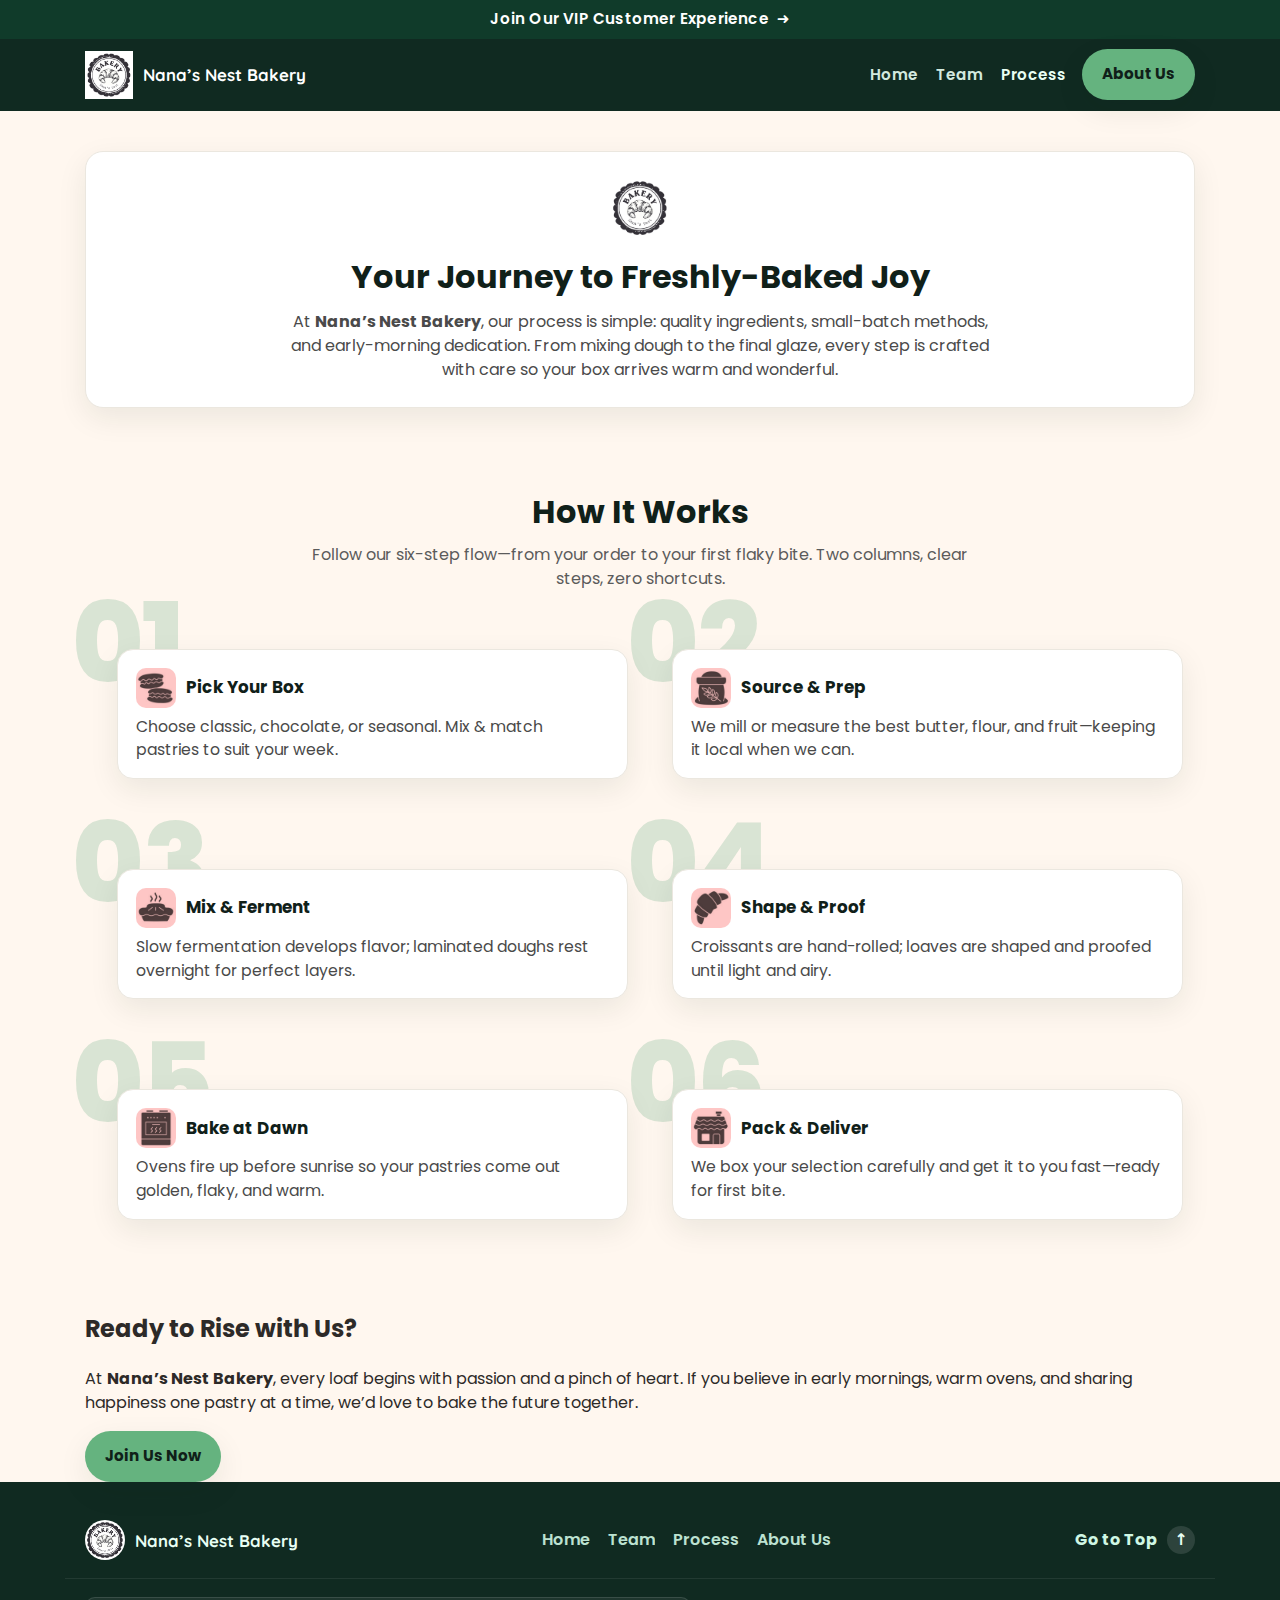
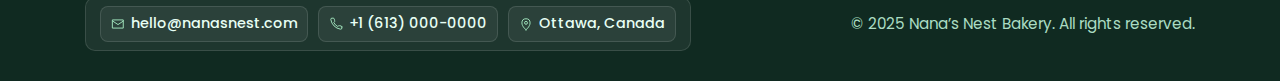
<file: indexprocess.html>
<!DOCTYPE html>
<html lang="en">
<head>
  <meta charset="UTF-8" />
  <meta name="viewport" content="width=device-width, initial-scale=1" />
  <title>Nana’s Nest Bakery — Process</title>
  <link rel="preconnect" href="https://fonts.googleapis.com">
  <link href="https://fonts.googleapis.com/css2?family=Poppins:wght@400;600;700&family=Quicksand:wght@400;600&display=swap" rel="stylesheet">
  <link rel="stylesheet" href="styleprocess.css" />
</head>

<body id="top">
  <!-- Promo bar -->
  <div class="promo-bar">
    <span>Join Our VIP Customer Experience</span>
    <span class="arrow" aria-hidden="true">➜</span>
  </div>

  <!-- Header / NAV (idéntico; activamos Process) -->
  <header class="site-header">
    <div class="container nav">
      <a href="indexhome.html" class="brand">
        <img src="images/logo.jpg" alt="logo" class="logo-img">
        <span class="brand-name">Nana’s Nest Bakery</span>
      </a>

      <nav class="nav-right">
        <ul class="nav-links">
          <li><a href="indexhome.html">Home</a></li>
          <li><a href="indexteam.html">Team</a></li>
          <li><a href="indexprocess.html" class="active">Process</a></li>
        </ul>
        <a class="btn btn-primary" href="#">About Us</a>
      </nav>
    </div>
  </header>

  <main>
    <!-- Intro card (mismo look que Team, centrado) -->
    <section class="process-intro">
      <div class="container">
        <article class="intro-card">
          <div class="intro-content">
            <img src="images/logo.jpg" alt="Nana’s Nest logo" class="intro-logo">
            <h1 class="intro-title">Your Journey to Freshly-Baked Joy</h1>
            <p class="intro-text">
              At <strong>Nana’s Nest Bakery</strong>, our process is simple: quality ingredients,
              small-batch methods, and early-morning dedication. From mixing dough to the final glaze,
              every step is crafted with care so your box arrives warm and wonderful.
            </p>
          </div>
        </article>
      </div>
    </section>

    <!-- How it Works -->
    <section class="how">
      <div class="container">
        <div class="section-intro">
          <h2 class="section-title">How It Works</h2>
          <p class="section-sub">
            Follow our six-step flow—from your order to your first flaky bite. Two columns, clear steps, zero shortcuts.
          </p>
        </div>

        <div class="steps-grid">
          <!-- 1 -->
        <div class="step-wrap" data-step="01">
          <article class="step-card">
            <div class="step-head">
              <img src="images/box.jpg" alt="Select your box" class="step-icon">
              <h3 class="step-title">Pick Your Box</h3>
            </div>
            <p class="step-text">Choose classic, chocolate, or seasonal. Mix & match pastries to suit your week.</p>
          </article>
        </div>

          <!-- 2 -->
        <div class="step-wrap" data-step="02">
          <article class="step-card">
            <div class="step-head">
              <img src="images/source.jpg" alt="Source ingredients" class="step-icon">
              <h3 class="step-title">Source & Prep</h3>
            </div>
            <p class="step-text">We mill or measure the best butter, flour, and fruit—keeping it local when we can.</p>
          </article>
        </div>

          <!-- 3 -->
        <div class="step-wrap" data-step="03">
          <article class="step-card">
            <div class="step-head">
              <img src="images/mix.jpg" alt="Mix and ferment" class="step-icon">
              <h3 class="step-title">Mix & Ferment</h3>
            </div>
            <p class="step-text">Slow fermentation develops flavor; laminated doughs rest overnight for perfect layers.</p>
          </article>
        </div>

          <!-- 4 -->
        <div class="step-wrap" data-step="04">
          <article class="step-card">
            <div class="step-head">
              <img src="images/shape.jpg" alt="Shape and proof" class="step-icon">
              <h3 class="step-title">Shape & Proof</h3>
            </div>
            <p class="step-text">Croissants are hand-rolled; loaves are shaped and proofed until light and airy.</p>
          </article>
        </div>

          <!-- 5 -->
        <div class="step-wrap" data-step="05">
          <article class="step-card">
            <div class="step-head">
              <img src="images/bake.jpg" alt="Bake at dawn" class="step-icon">
              <h3 class="step-title">Bake at Dawn</h3>
            </div>
            <p class="step-text">Ovens fire up before sunrise so your pastries come out golden, flaky, and warm.</p>
          </article>
        </div>

          <!-- 6 -->
        <div class="step-wrap" data-step="06">
          <article class="step-card">
            <div class="step-head">
              <img src="images/delivery.jpg" alt="Pack and deliver" class="step-icon">
              <h3 class="step-title">Pack & Deliver</h3>
            </div>
            <p class="step-text">We box your selection carefully and get it to you fast—ready for first bite.</p>
          </article>
        </div>
        </div>
      </div>
    </section>

    <!-- Join Our Bakery Family -->
<section class="join">
  <div class="container">
    <article class="join-card">
      <div class="join-left">
        <h2 class="join-title">
          Ready to Rise with Us?
        </h2>
        <p class="join-text">
          At <strong>Nana’s Nest Bakery</strong>, every loaf begins with passion and a pinch of heart.  
          If you believe in early mornings, warm ovens, and sharing happiness one pastry at a time,  
          we’d love to bake the future together.
        </p>
      </div>
      <div class="join-right">
        <a href="#" class="btn btn-primary join-btn">Join Us Now</a>
      </div>
    </article>
  </div>
</section>
  </main>

  <!-- Footer (idéntico) -->
  <footer class="site-footer">
    <div class="container footer-top">
      <a href="#" class="brand footer-brand">
        <img src="images/logo.jpg" alt="logo" class="logo-img">
        <span class="brand-name">Nana’s Nest Bakery</span>
      </a>

      <ul class="footer-nav">
        <li><a href="indexhome.html">Home</a></li>
        <li><a href="indexteam.html">Team</a></li>
        <li><a href="indexprocess.html" class="active">Process</a></li>
        <li><a href="#">About Us</a></li>
      </ul>

      <a href="#top" class="to-top">
        <span>Go to Top</span>
        <span class="to-top-icon" aria-hidden="true">↑</span>
      </a>
    </div>

    <div class="container footer-bottom">
      <div class="contact-panel">
        <div class="contact-item">
          <svg viewBox="0 0 24 24" class="ci"><path d="M3 5h18v14H3zM3 7l9 6 9-6" fill="none" stroke="currentColor" stroke-width="1.7" stroke-linecap="round" stroke-linejoin="round"/></svg>
          <a href="mailto:hello@nanasnest.com">hello@nanasnest.com</a>
        </div>
        <div class="contact-item">
          <svg viewBox="0 0 24 24" class="ci"><path d="M22 16.92v2a2 2 0 0 1-2.18 2A19.8 19.8 0 0 1 3.1 4.18 2 2 0 0 1 5.11 2h2a2 2 0 0 1 2 1.72c.12.9.31 1.78.57 2.63a2 2 0 0 1-.45 2.11l-1 1a16 16 0 0 0 6.9 6.9l1-1a2 2 0 0 1 2.11-.45c.85.26 1.73.45 2.63.57A2 2 0 0 1 22 16.92Z" fill="none" stroke="currentColor" stroke-width="1.7" stroke-linecap="round" stroke-linejoin="round"/></svg>
          <a href="tel:+16130000000">+1 (613) 000-0000</a>
        </div>
        <div class="contact-item">
          <svg viewBox="0 0 24 24" class="ci"><path d="M12 22s7-5.33 7-12a7 7 0 1 0-14 0c0 6.67 7 12 7 12Z" fill="none" stroke="currentColor" stroke-width="1.7" stroke-linecap="round" stroke-linejoin="round"/><circle cx="12" cy="10" r="2.5" fill="none" stroke="currentColor" stroke-width="1.7"/></svg>
          <span>Ottawa, Canada</span>
        </div>
      </div>

      <div class="rights">© 2025 Nana’s Nest Bakery. All rights reserved.</div>
    </div>
  </footer>
</body>
</html>
</file>
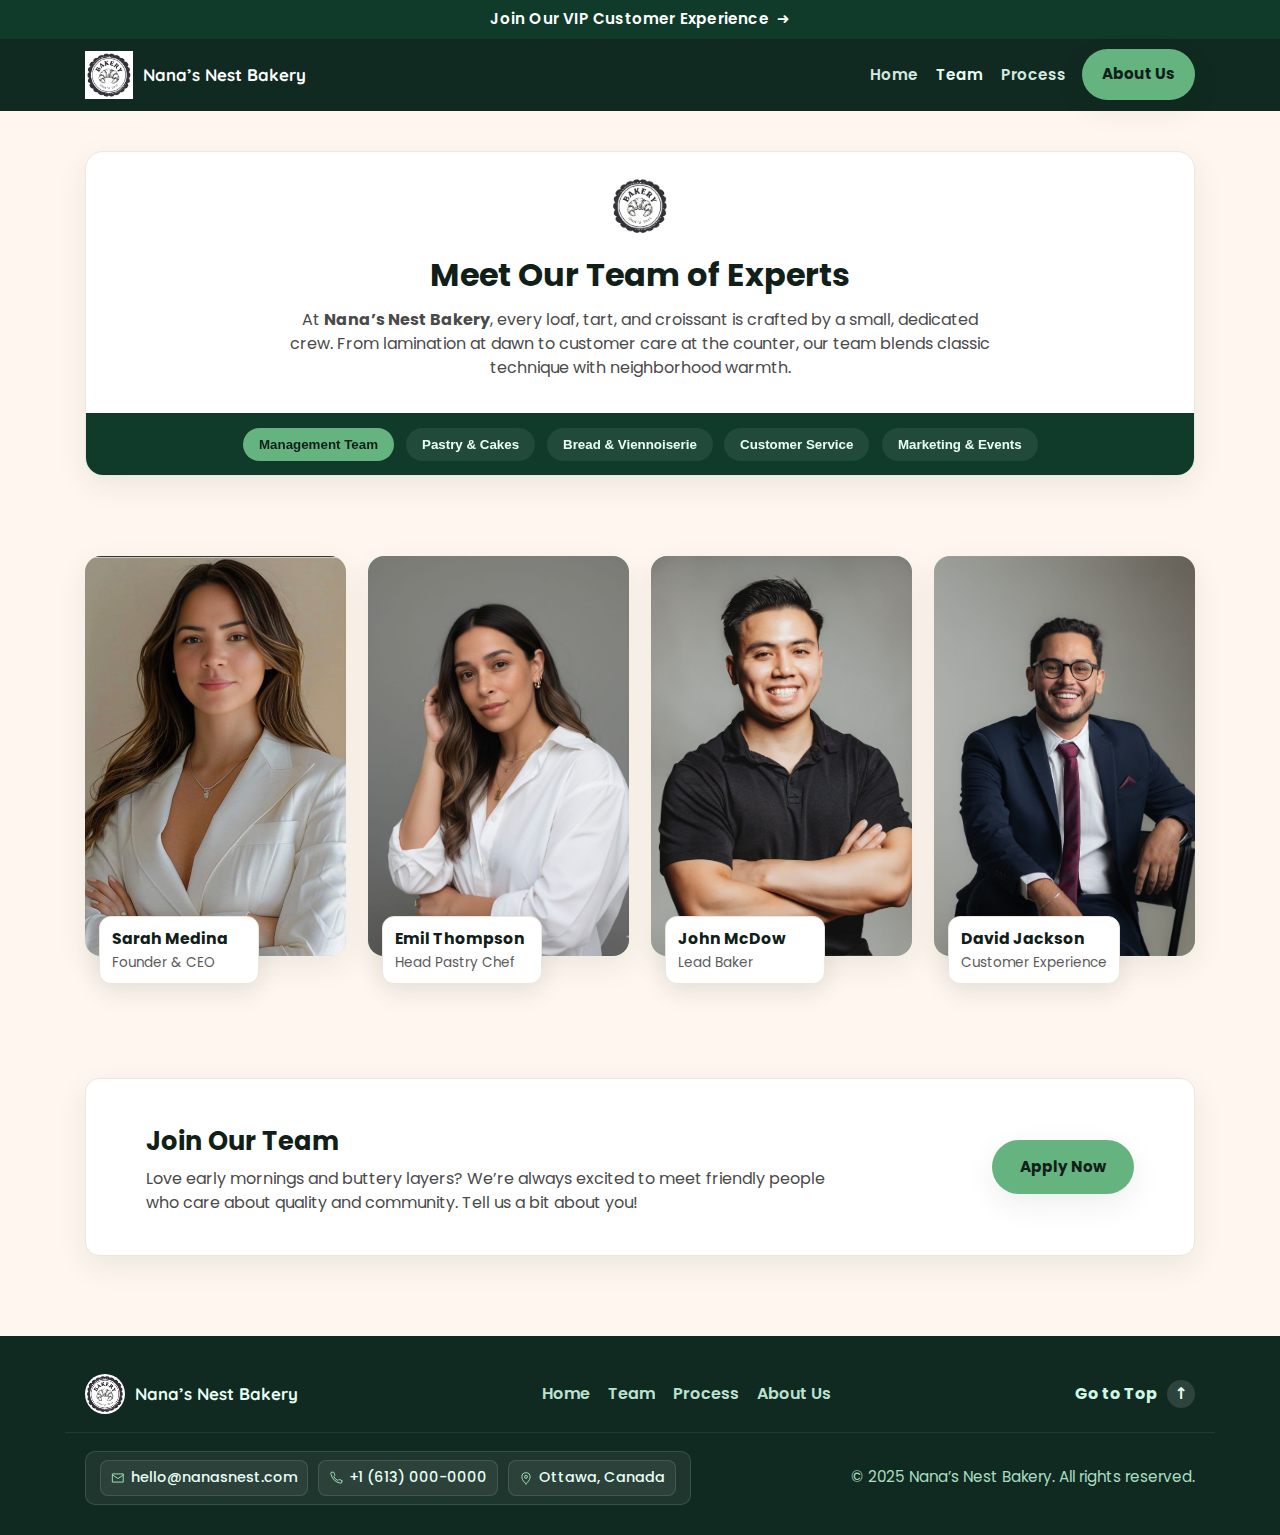
<file: indexteam.html>
<!DOCTYPE html>
<html lang="en">
<head>
  <meta charset="UTF-8" />
  <meta name="viewport" content="width=device-width, initial-scale=1" />
  <title>Nana’s Nest Bakery — Team</title>
  <link rel="preconnect" href="https://fonts.googleapis.com">
  <link href="https://fonts.googleapis.com/css2?family=Poppins:wght@400;600;700&family=Quicksand:wght@400;600&display=swap" rel="stylesheet">
  <link rel="stylesheet" href="styleteam.css" />
</head>

<body id="top">
  <!-- Promo bar -->
  <div class="promo-bar">
    <span>Join Our VIP Customer Experience</span>
    <span class="arrow" aria-hidden="true">➜</span>
  </div>

  <!-- Header / NAV (idéntico, solo activamos Team) -->
  <header class="site-header">
    <div class="container nav">
      <a href="indexhome.html" class="brand">
        <img src="images/logo.jpg" alt="logo" class="logo-img">
        <span class="brand-name">Nana’s Nest Bakery</span>
      </a>

      <nav class="nav-right">
        <ul class="nav-links">
          <li><a href="indexhome.html">Home</a></li>
          <li><a href="indexteam.html" class="active">Team</a></li>
          <li><a href="indexprocess.html">Process</a></li>
        </ul>
        <a class="btn btn-primary" href="#">About Us</a>
      </nav>
    </div>
  </header>

  <main>
    <!-- Top Card: Intro + categories -->
    <section class="team-intro">
      <div class="container">
        <article class="intro-card">
          <div class="intro-content">
            <img src="images/logo.jpg" alt="Nana’s Nest logo" class="intro-logo">
            <h1 class="intro-title">Meet Our Team of Experts</h1>
            <p class="intro-text">
              At <strong>Nana’s Nest Bakery</strong>, every loaf, tart, and croissant is crafted by a small,
              dedicated crew. From lamination at dawn to customer care at the counter, our team blends
              classic technique with neighborhood warmth.
            </p>
          </div>

          <!-- Dark stripe with bakery categories -->
          <div class="intro-cats" role="tablist" aria-label="Team categories">
            <button class="cat is-active" type="button" role="tab" aria-selected="true">Management Team</button>
            <button class="cat" type="button" role="tab" aria-selected="false">Pastry & Cakes</button>
            <button class="cat" type="button" role="tab" aria-selected="false">Bread & Viennoiserie</button>
            <button class="cat" type="button" role="tab" aria-selected="false">Customer Service</button>
            <button class="cat" type="button" role="tab" aria-selected="false">Marketing & Events</button>
          </div>
        </article>
      </div>
    </section>

    <!-- 4 Cards in one row -->
    <section class="team-grid">
      <div class="container">
        <div class="cards-4">
          <!-- Card 1 -->
          <article class="member-card">
            <div class="member-photo">
              <img src="images/woman1.jpg" alt="Team member 1">
              <div class="member-tag">
                <strong>Sarah Medina</strong>
                <span>Founder & CEO</span>
              </div>
            </div>
          </article>

          <!-- Card 2 -->
          <article class="member-card">
            <div class="member-photo">
              <img src="images/woman2.jpg" alt="Team member 2">
              <div class="member-tag">
                <strong>Emil Thompson</strong>
                <span>Head Pastry Chef</span>
              </div>
            </div>
          </article>

          <!-- Card 3 -->
          <article class="member-card">
            <div class="member-photo">
              <img src="images/man1.jpg" alt="Team member 3">
              <div class="member-tag">
                <strong>John McDow</strong>
                <span>Lead Baker</span>
              </div>
            </div>
          </article>

          <!-- Card 4 -->
          <article class="member-card">
            <div class="member-photo">
              <img src="images/man2.jpg" alt="Team member 4">
              <div class="member-tag">
                <strong>David Jackson</strong>
                <span>Customer Experience</span>
              </div>
            </div>
          </article>
        </div>
      </div>
    </section>

    <!-- Join Our Team -->
    <section class="join">
      <div class="container">
        <article class="join-card">
          <div class="join-left">
            <h2 class="join-title">Join Our Team</h2>
            <p class="join-text">
              Love early mornings and buttery layers? We’re always excited to meet friendly
              people who care about quality and community. Tell us a bit about you!
            </p>
          </div>
          <div class="join-right">
            <a href="#" class="btn btn-primary join-btn">Apply Now</a>
          </div>
        </article>
      </div>
    </section>
  </main>

  <!-- Footer idéntico -->
  <footer class="site-footer">
    <div class="container footer-top">
      <a href="#" class="brand footer-brand">
        <img src="images/logo.jpg" alt="logo" class="logo-img">
        <span class="brand-name">Nana’s Nest Bakery</span>
      </a>

      <ul class="footer-nav">
        <li><a href="indexhome.html">Home</a></li>
        <li><a href="indexteam.html">Team</a></li>
        <li><a href="#">Process</a></li>
        <li><a href="#" class="active">About Us</a></li>
      </ul>

      <a href="#top" class="to-top">
        <span>Go to Top</span>
        <span class="to-top-icon" aria-hidden="true">↑</span>
      </a>
    </div>

    <div class="container footer-bottom">
      <div class="contact-panel">
        <div class="contact-item">
          <svg viewBox="0 0 24 24" class="ci"><path d="M3 5h18v14H3zM3 7l9 6 9-6" fill="none" stroke="currentColor" stroke-width="1.7" stroke-linecap="round" stroke-linejoin="round"/></svg>
          <a href="mailto:hello@nanasnest.com">hello@nanasnest.com</a>
        </div>
        <div class="contact-item">
          <svg viewBox="0 0 24 24" class="ci"><path d="M22 16.92v2a2 2 0 0 1-2.18 2A19.8 19.8 0 0 1 3.1 4.18 2 2 0 0 1 5.11 2h2a2 2 0 0 1 2 1.72c.12.9.31 1.78.57 2.63a2 2 0 0 1-.45 2.11l-1 1a16 16 0 0 0 6.9 6.9l1-1a2 2 0 0 1 2.11-.45c.85.26 1.73.45 2.63.57A2 2 0 0 1 22 16.92Z" fill="none" stroke="currentColor" stroke-width="1.7" stroke-linecap="round" stroke-linejoin="round"/></svg>
          <a href="tel:+16130000000">+1 (613) 000-0000</a>
        </div>
        <div class="contact-item">
          <svg viewBox="0 0 24 24" class="ci"><path d="M12 22s7-5.33 7-12a7 7 0 1 0-14 0c0 6.67 7 12 7 12Z" fill="none" stroke="currentColor" stroke-width="1.7" stroke-linecap="round" stroke-linejoin="round"/><circle cx="12" cy="10" r="2.5" fill="none" stroke="currentColor" stroke-width="1.7"/></svg>
          <span>Ottawa, Canada</span>
        </div>
      </div>

      <div class="rights">© 2025 Nana’s Nest Bakery. All rights reserved.</div>
    </div>
  </footer>
</body>
</html>
</file>
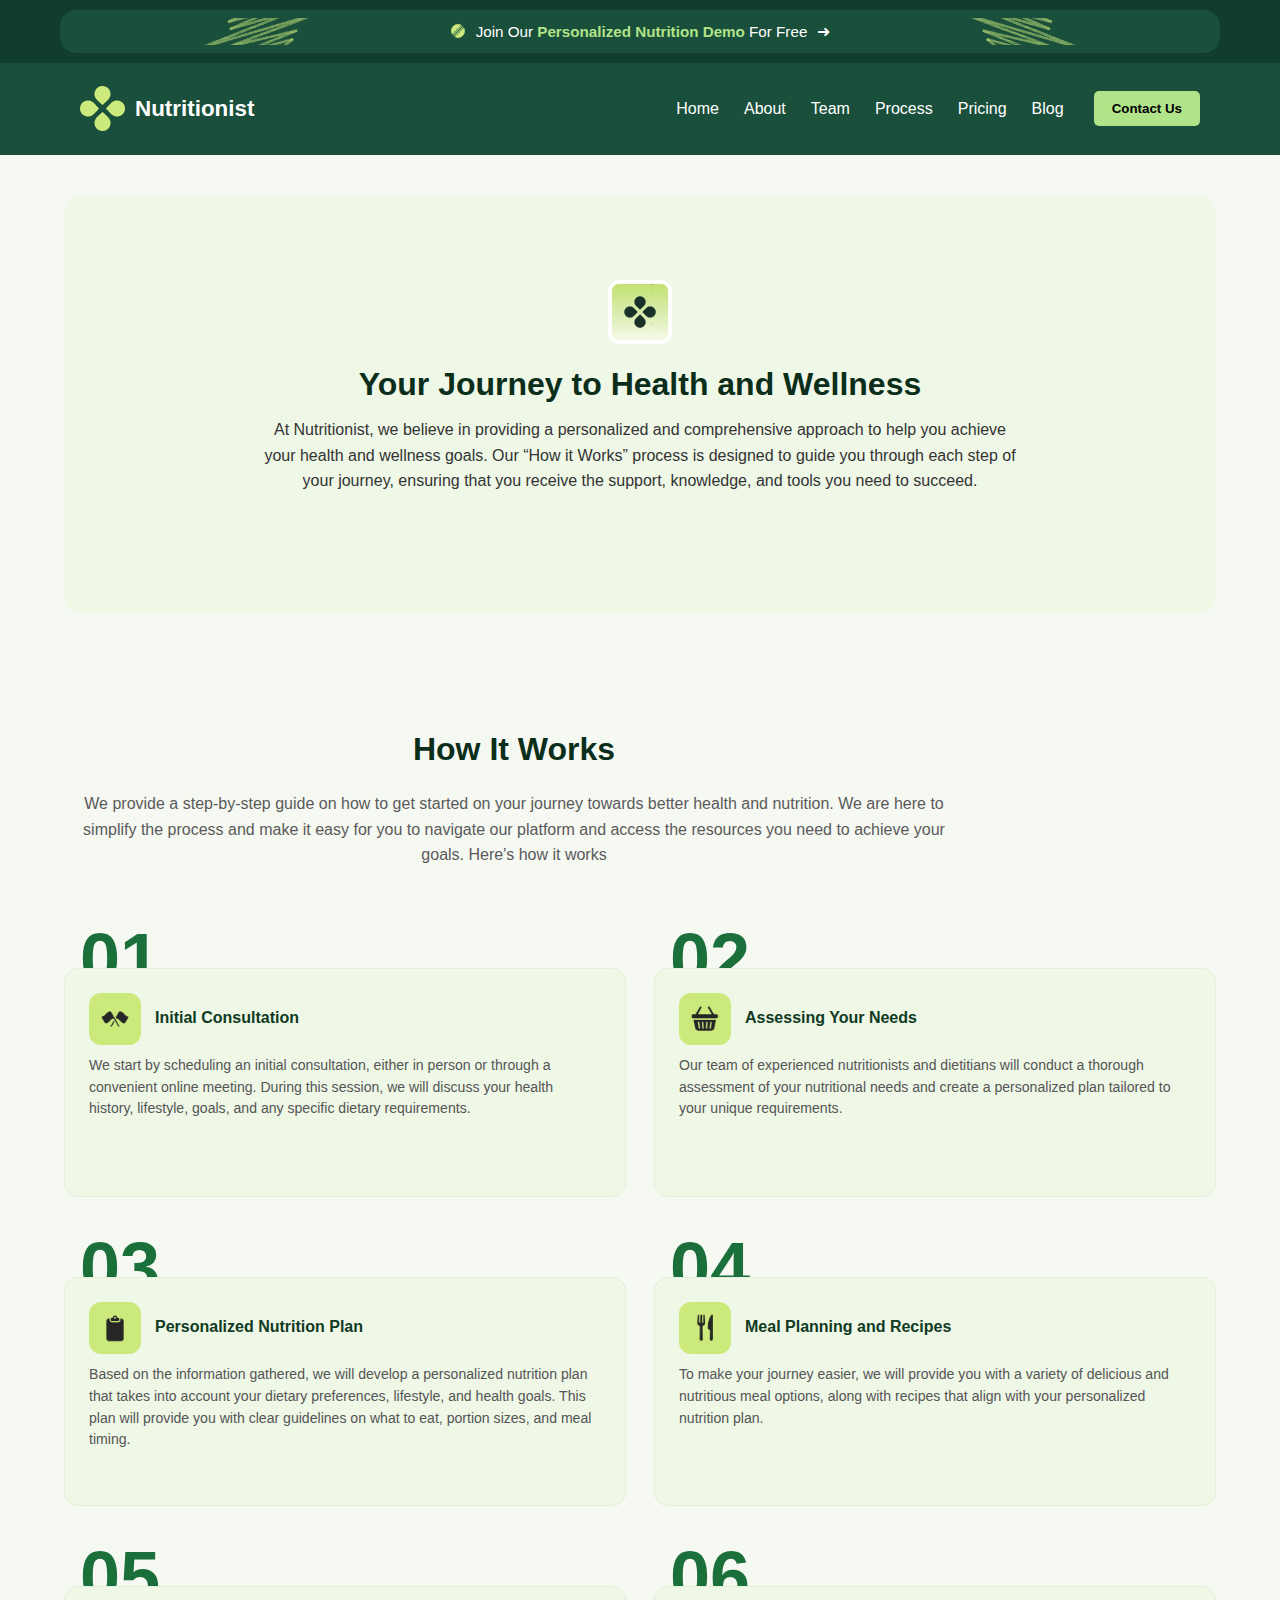
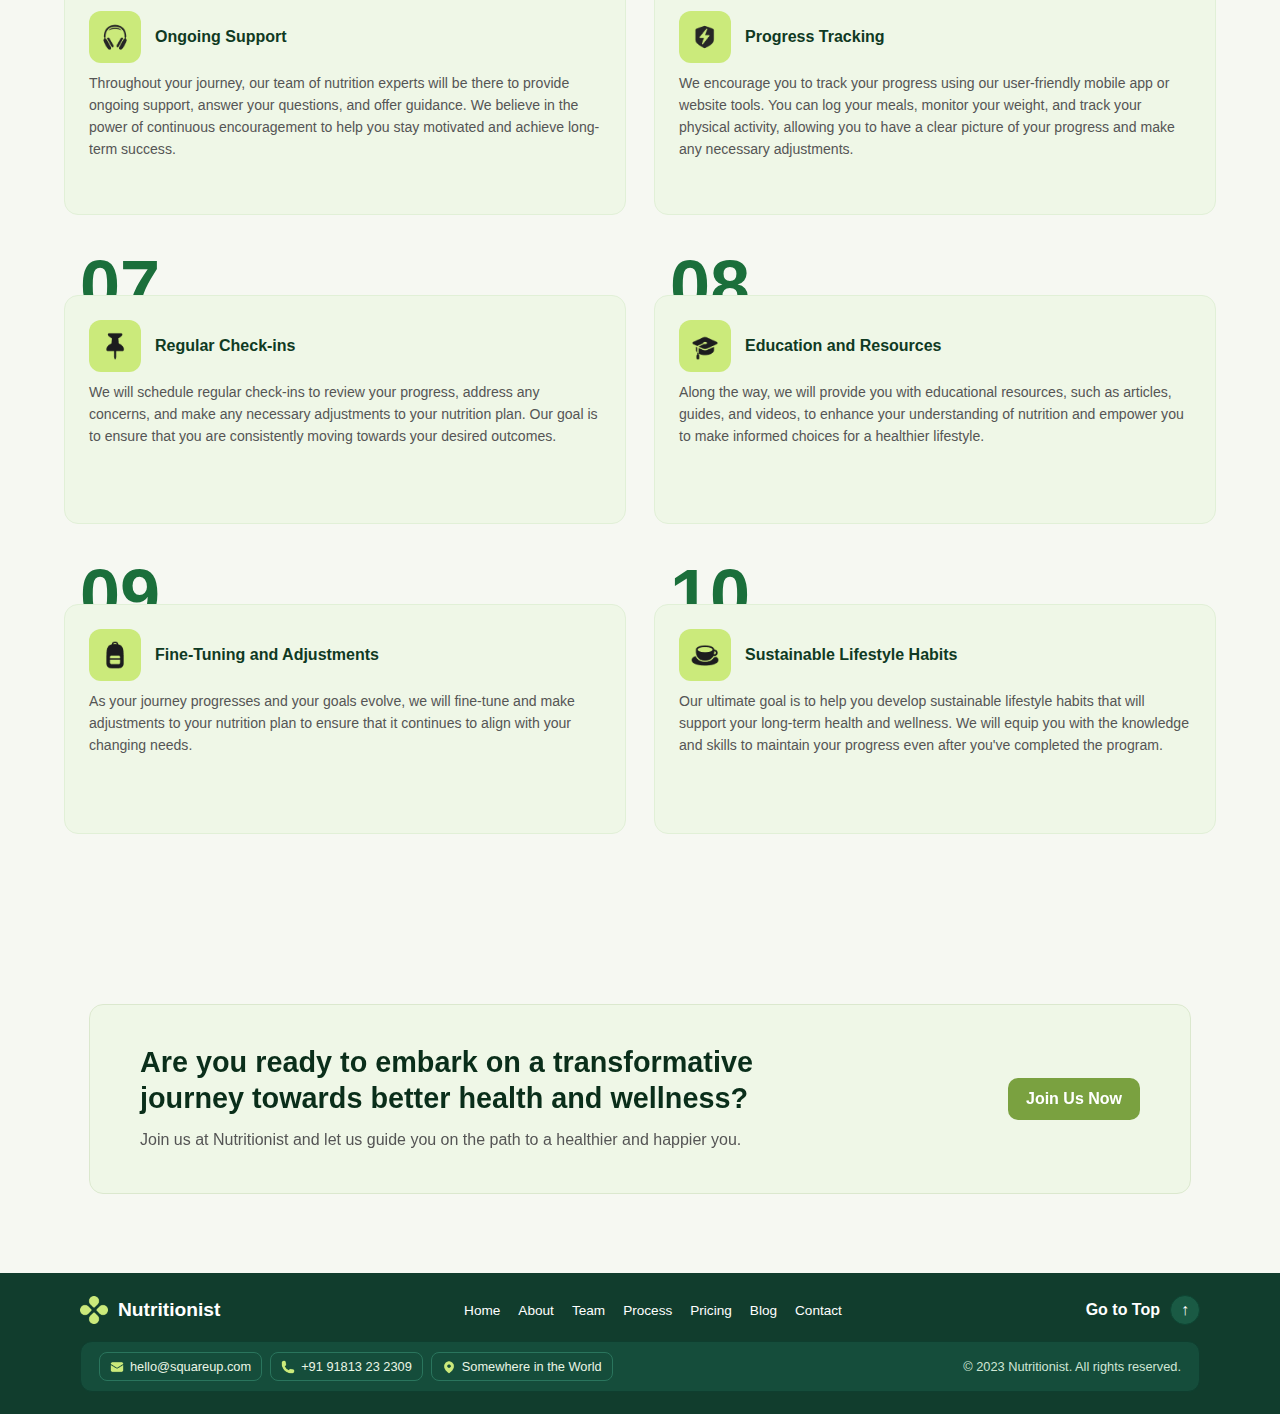
<file: process-page.html>
<!DOCTYPE html>
<html lang="en">
<head>
  <meta charset="UTF-8" />
  <meta name="viewport" content="width=device-width, initial-scale=1.0"/>
  <title>Nutritionist — Process</title>
  <link rel="stylesheet" href="process-page.css"/>
</head>

<body>
    <!-- Top Banner -->
    <div class="top-banner">
        <div class="banner-box">
            <img src="images/NavBar/AbstractDesign1.png" alt="left doodle" class="doodle left">
            <img src="images/NavBar/TopIcon.png" alt="left icon" class="banner-img">
            <p>Join Our <span>Personalized Nutrition Demo</span> For Free</p>
            <a class="arrow" href="#">➜</a>
            <img src="images/NavBar/AbstractDesign2.png" alt="right doodle" class="doodle right">
        </div>
    </div>

    <!-- Header -->
    <header>
        <div class="logo">
            <img src="images/NavBar/logo.png" alt="Logo icon">
            <h1>Nutritionist</h1>
        </div>

        <nav>
            <ul id="mobile-menu">
                <li><a href="index.html">Home</a></li>
                <li><a href="#">About</a></li>
                <li><a href="team-page.html">Team</a></li>
                <li><a class="is-current" href="process-page.html">Process</a></li>
                <li><a href="#">Pricing</a></li>
                <li><a href="#">Blog</a></li>
            </ul>

            <button class="contact-btn">Contact Us</button>
            <button class="hamburger" aria-label="Open menu" aria-expanded="false" aria-controls="mobile-menu">
                <span></span><span></span><span></span>
            </button>
        </nav>
    </header>

    <!-- ===== MAIN ===== -->
    <main class="process-page">

    <!-- HERO -->
    <section class="process-hero">
        <div class="process-hero-inner">
            <div class="top-content">
                <img class="process-hero-logo" src="images/Process/logo2.png" alt="Nutritionist logo">
                <h1>Your Journey to Health and Wellness</h1>
                <p class="main-paragraph">At Nutritionist, we believe in providing a personalized and comprehensive approach to help you achieve your
                health and wellness goals. Our “How it Works” process is designed to guide you through each step of your journey,
                ensuring that you receive the support, knowledge, and tools you need to succeed.</p>
            </div>
        </div>
    </section>

    <!-- HOW IT WORKS SECTION -->
    <section class="how-it-works">
        <div class="how-header">
            <h2>How It Works</h2>
            <p>We provide a step-by-step guide on how to get started on your journey towards better health and nutrition.
            We are here to simplify the process and make it easy for you to navigate our platform and access the
            resources you need to achieve your goals. Here's how it works</p>
        </div>

    <div class="how-grid">

        <!-- 1 -->
        <div class="how-item">
            <span class="how-number">01</span>
        <article class="how-card">
            <div class="feature-top">
                <img src="images/Process/flags icon.png" alt="icon" class="feature-icon">
                <h3>Initial Consultation</h3>
            </div>
            <p>We start by scheduling an initial consultation, either in person or through a convenient online meeting.
            During this session, we will discuss your health history, lifestyle, goals, and any specific dietary requirements.</p>
        </article>
        </div>

        <!-- 2 -->
        <div class="how-item">
            <span class="how-number">02</span>
        <article class="how-card">
            <div class="feature-top">
                <img src="images/Process/basket icon.png" alt="icon" class="feature-icon">
                <h3>Assessing Your Needs</h3>
            </div>
            <p>Our team of experienced nutritionists and dietitians will conduct a thorough assessment of your
                nutritional needs and create a personalized plan tailored to your unique requirements.</p>
        </article>
        </div>

        <!-- 3 -->
        <div class="how-item">
            <span class="how-number">03</span>
        <article class="how-card">
            <div class="feature-top">
                <img src="images/Process/form icon.png" alt="icon" class="feature-icon">
                <h3>Personalized Nutrition Plan</h3>
            </div>
            <p>Based on the information gathered, we will develop a personalized nutrition plan that takes into
            account your dietary preferences, lifestyle, and health goals. This plan will provide you
            with clear guidelines on what to eat, portion sizes, and meal timing.</p>
        </article>
        </div>

        <!-- 4 -->
        <div class="how-item">
            <span class="how-number">04</span>
        <article class="how-card">
            <div class="feature-top">
                <img src="images/Process/fork icon.png" alt="icon" class="feature-icon">
                <h3>Meal Planning and Recipes</h3>
            </div>
            <p>To make your journey easier, we will provide you with a variety of delicious and nutritious meal
            options, along with recipes that align with your personalized nutrition plan.</p>
        </article>
        </div>

        <!-- 5 -->
        <div class="how-item">
            <span class="how-number">05</span>
        <article class="how-card">
            <div class="feature-top">
                <img src="images/Process/headphones icon.png" alt="icon" class="feature-icon">
                <h3>Ongoing Support</h3>
            </div>
            <p>Throughout your journey, our team of nutrition experts will be there to provide ongoing support,
            answer your questions, and offer guidance. We believe in the power of continuous encouragement
            to help you stay motivated and achieve long-term success.</p>
        </article>
        </div>

        <!-- 6 -->
        <div class="how-item">
            <span class="how-number">06</span>
        <article class="how-card">
            <div class="feature-top">
                <img src="images/Process/thunder icon.png" alt="icon" class="feature-icon">
                <h3>Progress Tracking</h3>
            </div>
            <p>We encourage you to track your progress using our user-friendly mobile app or website tools.
            You can log your meals, monitor your weight, and track your physical activity, allowing you to have
            a clear picture of your progress and make any necessary adjustments.</p>
        </article>
        </div>

        <!-- 7 -->
        <div class="how-item">
            <span class="how-number">07</span>
        <article class="how-card">
            <div class="feature-top">
                <img src="images/Process/pin icon.png" alt="icon" class="feature-icon">
                <h3>Regular Check-ins</h3>
            </div>
            <p>We will schedule regular check-ins to review your progress, address any concerns, and make
            any necessary adjustments to your nutrition plan. Our goal is to ensure that you are consistently
            moving towards your desired outcomes.</p>
        </article>
        </div>

        <!-- 8 -->
        <div class="how-item">
            <span class="how-number">08</span>
        <article class="how-card">
            <div class="feature-top">
                <img src="images/Process/gradhat icon.png" alt="icon" class="feature-icon">
                <h3>Education and Resources</h3>
            </div>
            <p>Along the way, we will provide you with educational resources, such as articles, guides,
            and videos, to enhance your understanding of nutrition and empower you to make informed choices
            for a healthier lifestyle.</p>
        </article>
        </div>

        <!-- 9 -->
        <div class="how-item">
            <span class="how-number">09</span>
        <article class="how-card">
            <div class="feature-top">
                <img src="images/Process/bag icon.png" alt="icon" class="feature-icon">
                <h3>Fine-Tuning and Adjustments</h3>
            </div>
            <p>As your journey progresses and your goals evolve, we will fine-tune and make adjustments to your
            nutrition plan to ensure that it continues to align with your changing needs.</p>
        </article>
        </div>

        <!-- 10 -->
        <div class="how-item">
            <span class="how-number">10</span>
        <article class="how-card">
            <div class="feature-top">
                <img src="images/Process/coffee icon.png" alt="icon" class="feature-icon">
                <h3>Sustainable Lifestyle Habits</h3>
            </div>
            <p>Our ultimate goal is to help you develop sustainable lifestyle habits that will support your long-term
            health and wellness. We will equip you with the knowledge and skills to maintain your progress even after
            you've completed the program.</p>
        </article>
        </div>

    </div>
    </section>

    <!-- === Join CTA === -->
    <section class="join-cta">
        <div class="join-cta-inner">
            <div class="join-text">
                <h2>Are you ready to embark on a transformative journey towards better health and wellness?</h2>
                <p>Join us at Nutritionist and let us guide you on the path to a healthier and happier you.</p>
            </div>
            <a class="apply-btn" href="#">Join Us Now</a>
        </div>
    </section>

    </main>

    <!-- Footer -->
    <footer class="site-footer">
        <div class="footer-top">
            <div class="footer-brand">
                <img src="images/Footer/logo.png" alt="Logo icon" class="footer-logo-img">
                <h2 class="footer-brand-name">Nutritionist</h2>
            </div>

            <nav class="footer-nav">
                <ul>
                    <li><a href="home-index.html">Home</a></li>
                    <li><a href="#">About</a></li>
                    <li><a href="team-page.html">Team</a></li>
                    <li><a class="is-current" href="process-page.html">Process</a></li>
                    <li><a href="#">Pricing</a></li>
                    <li><a href="#">Blog</a></li>
                    <li><a href="#">Contact</a></li>
                </ul>
            </nav>

            <a href="#" class="to-top">
                <span>Go to Top</span>
                <span class="to-top-icon"><span>↑</span></span>
            </a>
        </div>

        <div class="footer-bar">
            <div class="contact-list">
                <div class="contact-item">
                    <img src="images/Footer/Icon1.png" alt="email" class="contact-icon">
                    <span>hello@squareup.com</span>
                </div>
                <div class="contact-item">
                    <img src="images/Footer/Icon2.png" alt="phone" class="contact-icon">
                    <span>+91 91813 23 2309</span>
                </div>
                <div class="contact-item">
                    <img src="images/Footer/Icon3.png" alt="location" class="contact-icon">
                    <span>Somewhere in the World</span>
                </div>
            </div>

            <div class="copyright">
                © 2023 Nutritionist. All rights reserved.
            </div>
        </div>
    </footer>
</body>
</html>
</file>
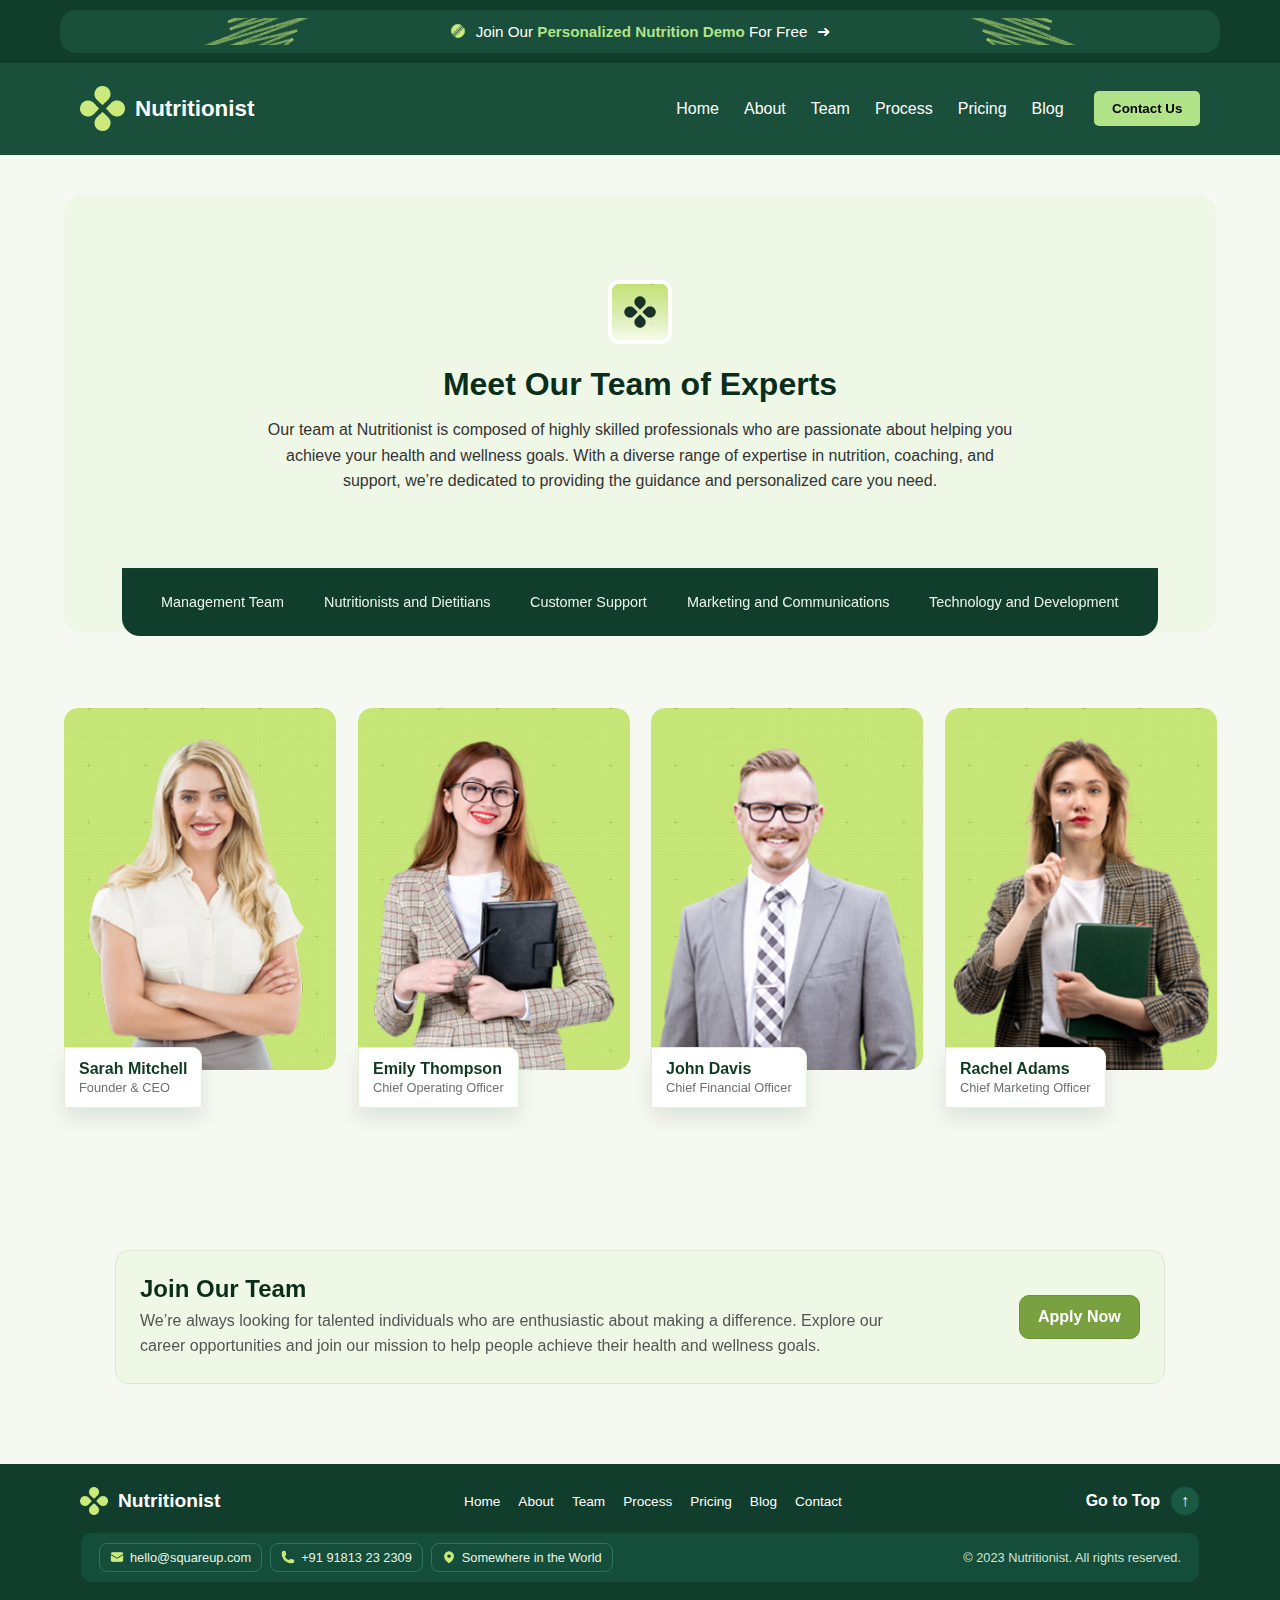
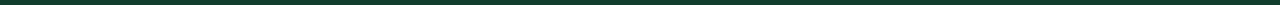
<file: team-page.html>
<!DOCTYPE html>
<html lang="en">
<head>
    <meta charset="UTF-8">
    <meta name="viewport" content="width=device-width, initial-scale=1.0">
    <title>Nutritionist</title>
    <link rel="stylesheet" href="team-page.css">
</head>

<body>
    <!-- Banner -->
    <div class="top-banner">
        <div class="banner-box">
            <img src="images/NavBar/AbstractDesign1.png" alt="left doodle" class="doodle left">
            <img src="images/NavBar/TopIcon.png" alt="left icon" class="banner-img">
            <p>Join Our <span>Personalized Nutrition Demo</span> For Free</p>
            <a class="arrow" href="#">➜</a>
            <img src="images/NavBar/AbstractDesign2.png" alt="right doodle" class="doodle right">
        </div>
    </div>

    <!-- Header -->
    <header>
        <div class="logo">
            <img src="images/NavBar/logo.png" alt="Logo icon">
            <h1>Nutritionist</h1>
        </div>

        <nav>
        <ul id="mobile-menu">
            <li><a href="index.html">Home</a></li>
            <li><a href="#">About</a></li>
            <li><a class="is-current" href="team-page.html">Team</a></li>
            <li><a href="process-page.html">Process</a></li>
            <li><a href="#">Pricing</a></li>
            <li><a href="#">Blog</a></li>
        </ul>

        <button class="contact-btn">Contact Us</button>
        <button class="hamburger" aria-label="Open menu" aria-expanded="false" aria-controls="mobile-menu">
            <span></span><span></span><span></span>
        </button>
        </nav>
    </header>

    <!-- ===== MAIN ===== -->
    <main class="team-page">

    <!-- Hero / Intro + Tabs -->
    <section class="team-hero">
        <div class="team-hero-inner">
            <div class="top-content">
                <img class="team-hero-logo" src="images/Team/logo2.png" alt="Nutritionist logo">
                <h1>Meet Our Team of Experts</h1>
                <p class="main-paragraph">
                Our team at Nutritionist is composed of highly skilled professionals who are passionate about helping you
                achieve your health and wellness goals. With a diverse range of expertise in nutrition, coaching, and support,
                we’re dedicated to providing the guidance and personalized care you need.</p>
            </div>

            <!-- Tabs -->
            <nav class="team-tabs" role="tablist" aria-label="Team categories">
                <button class="tab-btn" role="tab" aria-selected="true">Management Team</button>
                <button class="tab-btn" role="tab" aria-selected="false">Nutritionists and Dietitians</button>
                <button class="tab-btn" role="tab" aria-selected="false">Customer Support</button>
                <button class="tab-btn" role="tab" aria-selected="false">Marketing and Communications</button>
                <button class="tab-btn" role="tab" aria-selected="false">Technology and Development</button>
            </nav>
        </div>
    </section>

    <!-- Grid -->
    <section class="team-grid">

        <!-- 1 -->
        <article class="member-card">
            <div class="photo-wrap">
                <img class="member-photo" src="images/Team/person1.png" alt="Sarah Mitchell">
            </div>
            <div class="member-tag">
                <h3>Sarah Mitchell</h3>
                <p>Founder & CEO</p>
            </div>
        </article>

        <!-- 2 -->
        <article class="member-card">
            <div class="photo-wrap">
                <img class="member-photo" src="images/Team/person2.png" alt="Emily Thompson">
            </div>
            <div class="member-tag">
                <h3>Emily Thompson</h3>
                <p>Chief Operating Officer</p>
            </div>
        </article>

        <!-- 3 -->
        <article class="member-card">
            <div class="photo-wrap">
                <img class="member-photo" src="images/Team/person3.png" alt="John Davis">
            </div>
            <div class="member-tag">
                <h3>John Davis</h3>
                <p>Chief Financial Officer</p>
            </div>
        </article>

        <!-- 4 -->
        <article class="member-card">
            <div class="photo-wrap">
                <img class="member-photo" src="images/Team/person4.png" alt="Rachel Adams">
            </div>
            <div class="member-tag">
                <h3>Rachel Adams</h3>
                <p>Chief Marketing Officer</p>
            </div>
        </article>
    </section>

    <!-- CTA Join Our Team -->
    <section class="join-cta">
        <div class="join-cta-inner">
            <div class="join-text">
                <h2>Join Our Team</h2>
                <p>We’re always looking for talented individuals who are enthusiastic about making a difference.
                Explore our career opportunities and join our mission to help people achieve their health and wellness goals.</p>
            </div>
            <a class="apply-btn" href="#">Apply Now</a>
        </div>
    </section>
    </main>

    <!-- Footer (igual) -->
    <footer class="site-footer">
        <div class="footer-top">
            <div class="footer-brand">
                <img src="images/Footer/logo.png" alt="Logo icon" class="footer-logo-img">
                <h2 class="footer-brand-name">Nutritionist</h2>
            </div>

            <nav class="footer-nav">
                <ul>
                    <li><a href="home-index.html">Home</a></li>
                    <li><a href="#">About</a></li>
                    <li><a class="is-current" href="team-page.html">Team</a></li>
                    <li><a href="#">Process</a></li>
                    <li><a href="#">Pricing</a></li>
                    <li><a href="#">Blog</a></li>
                    <li><a href="#">Contact</a></li>
                </ul>
            </nav>

            <a href="#" class="to-top">
                <span>Go to Top</span>
                <span class="to-top-icon"><span>↑</span></span>
            </a>
        </div>

        <div class="footer-bar">
            <div class="contact-list">
                <div class="contact-item">
                    <img src="images/Footer/Icon1.png" alt="email" class="contact-icon">
                    <span>hello@squareup.com</span>
                </div>
                <div class="contact-item">
                    <img src="images/Footer/Icon2.png" alt="phone" class="contact-icon">
                    <span>+91 91813 23 2309</span>
                </div>
                <div class="contact-item">
                    <img src="images/Footer/Icon3.png" alt="location" class="contact-icon">
                    <span>Somewhere in the World</span>
                </div>
            </div>

            <div class="copyright">© 2023 Nutritionist. All rights reserved.</div>
        </div>
    </footer>

</body>
</html>
</file>
<file: styleteam.css>
/* ===== Variables base: copiamos tu paleta para mantener identidad ===== */
:root{
  --cream:#FFF7EF;
  --mint:#D9F0E5;
  --rose:#FFDEE2;
  --brown:#5C3D2E;
  --dark:#102019;
  --text:#2D2A28;
  --accent:#2F8F5B;
  --brand:#65B37F;
  --white:#ffffff;
  --shadow:0 10px 30px rgba(16,32,25,.08);
}

*{box-sizing:border-box}

html,body {
    margin:0;
    padding:0;
    background:var(--cream);
    color:var(--text);
}

body {
    font-family:"Poppins",system-ui,-apple-system,Segoe UI,Roboto,Arial,sans-serif;
    line-height:1.5;
}

/* ===== Copiamos estilos globales necesarios del header/footer ===== */
.promo-bar {
    background:#103B2A;
    color:var(--white);
    display:flex;
    align-items:center;
    justify-content:center;
    gap:.5rem;
    font-weight:600;
    letter-spacing:.2px;
    padding:.5rem .75rem;
    font-size:.95rem;
}

.site-header {
    background:#102A21;
    color:var(--white);
    position:sticky;
    top:0;z-index:20;
}

.container {
    max-width:1150px;
    margin:0 auto;
    padding:0 20px;
}

.nav {
    display:flex;
    align-items:center;
    justify-content:space-between;
    height:72px;
}

.brand {
    display:flex;
    align-items:center;
    gap:.6rem;
    text-decoration:none;
    color:var(--white);
}

.logo-img {
    width:48px;
    height:48px;
    object-fit:cover;
}

.brand-name {
    font-weight:700;
    font-size:1.05rem;
    font-family:"Quicksand",sans-serif;
}

.nav-right {
    display:flex;
    align-items:center;
    gap:16px;
}

.nav-links {
    display:flex;
    gap:18px;
    list-style:none;
    padding:0;
    margin:0;
}

.nav-links a {
    color:#E8FFF4;
    text-decoration:none;
    font-weight:600;
    font-size:.95rem;
    opacity:.9;
}

.nav-links a:hover,.nav-links a.active {
    opacity:1;
}

.btn {
    display:inline-block;
    padding:12px 18px;
    border-radius:999px;
    text-decoration:none;
    font-weight:700;
    font-size:.95rem;
    transition:.2s ease;
    border:2px solid transparent;
}

.btn-primary {
    background:var(--brand);
    color:var(--dark);
    box-shadow:var(--shadow);
}

.btn-primary:hover {
    filter:brightness(.95);
    transform:translateY(-1px);
}

.site-footer {
    background:#102A21;
    color:#E8FFF4;
    padding:28px 0 0;
}

.footer-top {
    display:flex;
    align-items:center;
    justify-content:space-between;
    gap:16px;
    padding:10px 0 18px;
    border-bottom:1px solid rgba(255,255,255,.08);
}

.footer-brand {
    text-decoration:none;
    color:#E8FFF4;
    display:flex;
    align-items:center;
    gap:.6rem;
}

.footer-brand .logo-img {
    width:40px;
    height:40px;
    border-radius:50%;
    object-fit:cover;
}

.footer-nav {
    list-style:none;
    margin:0;
    padding:0;
    display:flex;
    gap:18px;
    flex-wrap:wrap;
    justify-content:center;
}

.footer-nav a {
    color:#CFF7E4;
    text-decoration:none;
    font-weight:600;
    opacity:.9;
}

.footer-nav a:hover {
    opacity:1;
}

.to-top {
    display:flex;
    align-items:center;
    gap:10px;color:#CFF7E4;
    text-decoration:none;
    font-weight:700;
}

.to-top-icon {
    width:28px;
    height:28px;
    display:grid;
    place-items:center;
    border-radius:999px;
    background:rgba(255,255,255,.12);
    color:#E8FFF4;
    font-size:16px;
    line-height:1;
}

.footer-bottom {
    display:flex;
    align-items:flex-start;
    justify-content:space-between;
    gap:24px;
    padding:18px 0 30px;
}

.contact-panel {
    background:rgba(255,255,255,.06);
    border:1px solid rgba(255,255,255,.12);
    border-radius:10px;
    padding:8px 14px;
    display:flex;
    align-items:center;
    gap:10px;
    width:fit-content;
    max-width:100%;
}

.contact-item {
    display:flex;
    align-items:center;
    gap:6px;
    background:rgba(255,255,255,.06);
    border:1px solid rgba(255,255,255,.12);
    border-radius:8px;
    padding:6px 10px;
    font-size:.9rem;
}

.contact-item .ci {
    width:14px;
    height:14px;
    color:#9EE0B9;
    flex:0 0 14px;
}

.contact-item a,.contact-item span {
    color:#E8FFF4;
    text-decoration:none;
    font-weight:500;
    font-size:.9rem;
}

.rights {
    margin-left:auto;
    color:#BDEFD6;
    opacity:.9;
    font-size:.95rem;
    align-self:center;
}

.site-footer .container {
    padding-left:20px;
    padding-right:20px;
}

@media (max-width:900px) {
  .footer-top {
    flex-direction:column;
    gap:12px;
    text-align:center;}
  .to-top {
    align-self:center;}
  .footer-bottom {
    flex-direction:column;}
  .rights {
    align-self:flex-start;
    margin-left:0}
}

/* ======= TEAM PAGE CONTENT ======= */

/* Top intro card */
.team-intro {
    padding:40px 0;
}

.intro-card {
  background:var(--white);
  border:1px solid #ebe7df;
  border-radius:18px;
  box-shadow:var(--shadow);
  overflow:hidden;
  text-align: center;
}

.intro-content {
    padding:24px 28px 20px;
    display: flex;
    flex-direction: column;
    align-items: center;
    justify-content: center;
}

.intro-logo {
    width:60px;
    height:60px;
    border-radius:50%;
    object-fit:cover;
    margin-bottom: 10px;
}

.intro-title {
    margin:.3rem 0 .6rem;
    font-size:2rem;
    color:var(--dark);
}

.intro-text {
    margin:0 auto .8rem;
    color:#4a4a4a;
    max-width:70ch;
}

/* Dark stripe categories */
.intro-cats {
  background:#103B2A;
  padding:14px;
  display:flex;
  justify-content: center;
  gap:12px;
  flex-wrap:wrap;
  border-top:1px solid rgba(0,0,0,.06);
}

.cat {
  border:0;
  padding:9px 16px;
  background:rgba(255,255,255,.08);
  color:#E8FFF4;
  font-weight:700;
  border-radius:999px;
  cursor:default;
}

.cat {
  transition: transform .18s ease, background .18s ease, box-shadow .18s ease, color .18s ease;
  will-change: transform;
}
.cat:hover {
  transform: translateY(-2px);
  background: var(--brand);
  color: var(--dark);
  box-shadow: 0 8px 20px rgba(16,32,25,.18);
}

.cat.is-active {
    background:var(--brand);
    color:var(--dark);
}

/* 4 member cards — 25% each on desktop */
.team-grid {
    padding:40px 0;
}

.cards-4 {
  display:grid;
  grid-template-columns:repeat(4,1fr);
  gap:22px;
}

/* individual card */
.member-card {
    background:transparent;
}

.member-photo {
  position:relative;
  background:#B5F0C8;
  border-radius:16px;
  box-shadow:var(--shadow);
  overflow:visible;
  height:400px;
  display:block;
}

.member-photo {
  transition: transform .18s ease, box-shadow .18s ease;
}
.member-tag {
  transition: transform .18s ease, box-shadow .18s ease;
}

/* al pasar por cualquier parte de la card */
.member-card:hover .member-photo {
  transform: translateY(-3px);
  box-shadow: 0 16px 36px rgba(16,32,25,.12);
}
.member-card:hover .member-tag {
  transform: translateY(-2px);
  box-shadow: 0 12px 28px rgba(16,32,25,.16);
}

.member-photo img {
  width:100%;
  height:100%;
  object-fit:cover;
  display:block;
  mix-blend-mode:normal;
  border-radius: 16px;
}

/* label superpuesta que “se sale” abajo a la izquierda */
.member-tag {
  position:absolute;
  left:14px;
  bottom:-28px;
  background:var(--white);
  border:1px solid #ebe7df;
  box-shadow:0 8px 24px rgba(16,32,25,.10);
  border-radius:12px;
  padding:10px 12px;
  display:flex;
  flex-direction:column;
  gap:2px;
  min-width:160px;
}

.member-tag strong {
    font-size:.98rem;
    color:var(--dark);
}

.member-tag span {
    font-size:.85rem;
    color:#5b5b5b;
}

/* para que el solape no corte en el flujo */
.member-card {
    padding-bottom:22px;
}

/* Join card */
.join {
    padding:60px 0 80px;
}

.join-card {
  background:var(--white);
  border:1px solid #ebe7df;
  border-radius:14px;
  box-shadow:var(--shadow);
  padding:40px 60px;
  display:flex;
  align-items:center;
  justify-content:space-between;
  gap:14px;
}

.join-title {
    margin:.2rem 0 .4rem;
    font-size:1.6rem;
    color:var(--dark);
}

.join-text {
    margin:0;
    color:#4a4a4a;
    max-width:70ch;
}

.join-btn {
    white-space:nowrap;
    padding: 14px 26px;
}

/* ===== Responsive ===== */
@media (max-width:1000px) {
  .cards-4{grid-template-columns:repeat(2,1fr)}
}

@media (max-width:640px) {
  .intro-title{font-size:1.6rem}
  .cards-4{grid-template-columns:1fr}
  .member-photo{min-height:260px}
  .join-card{flex-direction:column;align-items:flex-start}
}

/* responsive */
@media (max-width: 720px) {
  .join-card {
    flex-direction: column;
    align-items: flex-start;
    padding: 32px 24px;
  }
  .join-btn {
    align-self: center;
  }
}
</file>
<file: process-page.css>
/* === Base === */
html {
    scroll-behavior: smooth;
}

body {
  background-color: #f6f8f2;
  margin: 0;
  font-family: 'Poppins', sans-serif;
  color: #1a1a1a;
}

/* === Top Banner === */
.top-banner {
    background-color: #113d2d;
    padding: 10px 60px;
    display:flex;
    align-items:center;
    justify-content:center;
    position:relative;
    gap:10px;
}
.banner-box {
    display:flex;
    align-items:center;
    justify-content:center;
    gap:10px;
    border-radius:16px;
    padding:8px 40px;
    background:#194f3b;
    flex-grow:1;
}
.banner-box p {
    color:#fff;
    font-size:.95rem;
    font-weight:500;
    margin:0;
}

.banner-box span {
    color:#b1e389;
    font-weight:600;
}

.banner-img {
    width:16px;
    height:16px;
}

.doodle {
    width:88px;
    height:auto;
    transition:all .2s ease-in-out;
}

.doodle.left {
    width:120px;
    margin-right:120px;
}

.doodle.right {
    width:120px;
    margin-left:120px;
}

.left {
    margin-right:10px;
}
.right {
    margin-left:10px;
}

.arrow {
    text-decoration:none;
    color:#fff;
}

/* === Header + Navbar === */
header {
    display:flex;
    justify-content:space-between;
    align-items:center;
    padding:18px 80px;
    background:#194f3b;
}

.logo {
    display:flex;
    align-items:center;
    gap:10px;
}

.logo h1 {
    font-size:1.4rem;
    color:#fff;
}

nav {
    display:flex;
    align-items:center;
    gap:30px;
}

nav ul {
    list-style:none;
    display:flex;
    gap:25px;
    margin:0;
    padding:0;
}

nav a {
    text-decoration:none;
    color:#fff;
    font-weight:500;
}

nav a:hover {
    color:#b1e389;
}

.contact-btn {
    background:#b1e389;
    border:none;
    padding:10px 18px;
    border-radius:5px;
    font-weight:600;
    cursor:pointer;
}

.hamburger {
    display:none;
}

/* === Footer === */
.site-footer {
    background:#113d2d;
    padding:22px 80px;
    color:#eaf6e6;
}

.footer-top {
    display:flex;
    align-items:center;
    justify-content:space-between;
    gap:24px;
}

.footer-brand {
    display:flex;
    align-items:center;
    gap:10px;
}

.footer-logo-img {
    width:28px;
    height:28px;
    object-fit:contain;
}

.footer-brand-name {
    margin:0;
    font-size:1.2rem;
    color:#fff;
}

.footer-nav ul {
    display:flex;
    gap:18px;
    list-style:none;
    margin:0;
    padding:0;
}

.footer-nav a {
    color:#fff;
    font-size:.85rem;
    text-decoration:none;
    transition:color .3s ease;
}

.footer-nav a:hover {
    color:#b6e0b3;
}

.to-top {
    display:inline-flex;
    align-items:center;
    gap:10px;
    text-decoration:none;
    color:#fff;
    font-weight:600;
}

.to-top-icon {
    width:28px;
    height:28px;
    display:grid;
    place-items:center;
    border-radius:999px;
    background:#1a5a44;
    border:1px solid #0e4533;
    transition:transform .14s ease, box-shadow .14s ease, background .14s ease;
}

.to-top:hover .to-top-icon {
    transform:translateY(-2px);
    background:#236b52;
    box-shadow:0 8px 18px rgba(0,0,0,.15);
}

.footer-bar {
    margin-top:16px;
    background:#154d3b;
    border:1px solid #0f3e2f;
    border-radius:12px;
    padding:10px 18px;
    display:flex;
    align-items:center;
    justify-content:space-between;
    gap:12px;
    flex-wrap:nowrap;
}

.contact-list {
    display:flex;
    align-items:center;
    justify-content:flex-start;
    gap:8px;
    flex-wrap:wrap;
}

.contact-item {
    display:flex;
    align-items:center;
    gap:6px;
    padding:6px 10px;
    background:transparent;
    border:1px solid #2a755d;
    border-radius:8px;
    color:#eaf6e6;
    font-size:.8rem;
}

.contact-icon {
    width:14px;
    height:14px;
    object-fit:contain;
}

.copyright {
    color:#cfe6d5;
    font-size:.8rem;
    white-space:nowrap;
}

/* === Process Page — HERO === */
.process-hero{
    background:#eff7e7;
    padding:120px clamp(20px, 6vw, 100px);
    border-radius:18px;
    margin:40px clamp(16px, 5vw, 80px);
    text-align:center;
    position:relative;
}

.process-hero-inner {
    max-width:900px;
    margin:0 auto;
}

.process-hero-logo {
    width:64px;
    height:64px;
    object-fit:contain;
    margin-bottom:18px;
}

.process-hero h1 {
    margin:0 0 14px 0;
    color:#0a2e1a;
    font-size:2rem;
}

.process-hero p {
    margin:0 auto 0;
    color:#333;
    line-height:1.6;
    max-width:760px;
}

.top-content {
    margin-bottom:0;
    margin-top:-35px;
}

/* === HOW IT WORKS === */
.how-it-works {
    padding:100px clamp(20px, 5vw, 80px);
    background:#f6f8f2;
    margin-top:-30px;
}

.how-header {
    text-align:center;
    max-width:900px;
    margin:0 auto 90px auto;
}

.how-header h2 {
    margin:0 0 10px 0;
    font-size:2rem;
    color:#0a2e1a;
}

.how-header  {
    color:#5a5a5a;
    margin:0;
    line-height:1.6;
}

.how-grid {
    display:grid;
    grid-template-columns:repeat(2, minmax(0,1fr));
    column-gap:28px;
    row-gap:80px;
    align-items:start;
    margin-top:100px;
}

.how-item {
    position:relative;
}

.how-card {
    position:relative;
    background:#eff7e7;
    border:1px solid #e1f0d7;
    border-radius:14px;
    padding:24px;
    display:flex;
    flex-direction:column;
    gap:10px;
    transition:transform .22s ease, box-shadow .22s ease, background .22s ease;
    cursor:pointer;
    z-index:1;
    min-height:clamp(140px, 14vw, 200px);
}

.how-card:hover {
    transform:translateY(-6px);
    background:#f1f7ec;
    box-shadow:0 14px 28px rgba(10,46,26,.12);
}

.how-number {
  position:absolute;
  top:-50px;
  left:16px;
  font-size:4.5rem;
  font-weight:700;
  color:#1b6f3b;
  z-index:0;
  user-select:none;
  pointer-events:auto;
}

.feature-top { 
    display:flex;
    align-items:center;
    gap:14px; z-index:2;
}

.feature-icon {
    width:52px;
    height:52px;
    object-fit:contain;
    border-radius:12px;
    z-index:2;
}

.how-card h3 {
    margin:0;
    font-size:1rem;
    color:#0f3a23;
    line-height:1.3;
    z-index:2;
}

.how-card p {
    margin:0;
    color:#555;
    line-height:1.55;
    font-size:.88rem;
    z-index:2;
}

.how-item:hover .how-number, .how-number:hover {
    opacity:.35;
}

/* === JOIN CTA === */
.join-cta {
    background:#f6f8f2;
    padding:80px clamp(20px, 5vw, 80px);
}

.join-cta-inner {
    max-width:1000px;
    margin:0 auto;
    background:#eff7e7;
    border:1px solid #dbe8ce;
    border-radius:14px;
    padding:40px 50px;
    display:flex;
    align-items:center;
    justify-content:space-between;
    gap:16px;
    position:relative;
    overflow:hidden;
    transition: transform .25s ease, box-shadow .25s ease, background .25s ease;
    will-change: transform;
}

.join-cta-inner:hover {
    transform: translateY(-4px);
    box-shadow: 0 14px 26px rgba(10,46,26,.15);
    background: #f1f7ec;
}

.join-text {
    max-width:720px;
}

.join-text h2 {
    margin:0 0 10px 0;
    color:#0a2e1a;
    font-size: clamp(1.25rem, 1rem + 1.4vw, 1.8rem);
    line-height:1.25;
}

.join-text p {
    margin:0; color:#555;
    line-height:1.6;
    font-size:clamp(.9rem, .85rem + .2vw, 1rem);
}

.apply-btn {
    display:inline-block;
    background:#7aa140;
    color:#fff;
    text-decoration:none;
    font-weight:700;
    border-radius:10px;
    padding:12px 18px;
    transition: transform .18s ease, box-shadow .18s ease, background .18s ease;
}

.apply-btn:hover {
    background:#a3d67e;
    transform:translateY(-2px);
    box-shadow:0 10px 24px rgba(122,161,64,.25);
}

.how-it-works + .join-cta {
    padding-top:70px;
}

button, .contact-btn, .apply-btn, .to-top-icon, .how-card, .join-cta-inner, .footer-nav a, nav a {
    transition: transform .18s ease, box-shadow .18s ease, background .18s ease, color .18s ease;
}

button:hover, .contact-btn:hover {
    transform:translateY(-2px);
    box-shadow:0 6px 16px rgba(0,0,0,.15);
}

.footer-nav a:hover, nav a:hover {
    transform: translateY(-1px);
}

a {
    transition: color .18s ease, transform .18s ease;
}

a:hover {
    color:#b1e389;
    transform: translateY(-1px);
}

/* === Responsive === */
@media (max-width: 900px) {
  .how-grid{
    grid-template-columns:1fr;
    row-gap:40px; }
  .how-card{
    padding:20px;
    min-height:clamp(160px, 22vw, 210px); }
  .how-number{
    top:-28px;
    left:8px;
    font-size:3.6rem; }

  .join-cta-inner{
    flex-direction:column;
    align-items:flex-start;
    padding:30px 24px;
    gap:18px; }
  .join-text h2{
    font-size:1.2rem; }
  .apply-btn{
    align-self:flex-start; }
}

@media (max-width: 640px){
  .top-banner{
    padding:10px 16px;
    position:relative; }
  .banner-box{
    padding:10px 16px;
    border-radius:14px;
    position:relative;
    z-index:2; }
  .doodle{
    position:absolute;
    z-index:1;
    opacity:.55;
    width:80px; }
  .doodle.left{
    left:6px;
    top:-8px;
    margin:0; }
  .doodle.right{
    right:6px;
    bottom:-10px;
    margin:0; }

  header{
    padding:14px 16px; }
  nav ul, .contact-btn{
    display:none; }
  .hamburger{
    display:inline-flex;
    flex-direction:column;
    gap:4px;
    background:transparent;
    border:1px solid #2a755d;
    padding:8px;
    border-radius:8px;
    cursor:pointer;
  }
  .hamburger span{
    width:20px;
    height:2px;
    background:#fff; 
    display:block;
    border-radius:2px; }

  header nav{
    position:relative; }
  header nav ul{
    display:none; }
  header nav.is-open #mobile-menu{
    display:flex;
    flex-direction:column;
    gap:12px;
    position:absolute;
    top:100%;
    left:16px;
    right:16px;
    padding:14px;
    background:#0a2e1a;
    border:1px solid #1d4d2a;
    border-radius:14px;
    box-shadow:0 10px 24px rgba(0,0,0,.25); z-index:1000;
  }
  header nav.is-open #mobile-menu a{
    color:#fff;
    text-decoration:none;
    font-size:1rem;
    line-height:1.2; }
  header nav.is-open #mobile-menu a:hover{
    color:#b6e0b3; }

  .process-hero{
    padding:60px 16px 40px;
    margin:24px 16px; }

  .site-footer{
    padding:20px 16px; }
  .footer-top{
    display:flex;
    flex-wrap:wrap;
    align-items:center;
    justify-content:space-between;
    row-gap:10px;
    padding:14px 20px;
  }
  .footer-brand{
    order:1; gap:6px; }
  .footer-brand-name{
    font-size:1rem; }
  .to-top{
    order:2;
    font-size:.85rem; }
  .to-top-icon{
    width:20px;
    height:20px; }
  .footer-nav{
    order:3;
    flex-basis:100%;
    width:100%;
    text-align:center;
    margin-top:2px; }
  .footer-nav ul{
    display:flex;
    flex-wrap:wrap;
    justify-content:center;
    gap:14px;
    margin:0;
    padding:0;
    list-style:none; }
  .footer-bar{
    flex-direction:column;
    align-items:center;
    text-align:center;
    padding:18px 10px;
    gap:10px; }
  .contact-list{
    flex-direction:column;
    align-items:center;
    gap:8px; }

  .join-cta{
    padding:52px 16px; }
  .join-cta-inner{
    align-items:stretch;
    text-align:left;
    padding:18px;
    gap:14px; }
  .join-text p{
    max-width:none; }
  .apply-btn{
    align-self:flex-start;
    padding:12px 16px;
    border-radius:10px; }
}

@media (prefers-reduced-motion: reduce) {
    *{ transition:none !important; }
}

/* --- Global hover interactions and transitions --- */
*,
*::before,
*::after {
    transition: all 0.2s ease-in-out;
}

button, .btn-primary, .btn-secondary, .plan-cta, .contact-btn {
    transition: transform 0.15s ease, box-shadow 0.15s ease, background 0.15s ease;
}

button:hover, .btn-primary:hover, .btn-secondary:hover, .plan-cta:hover, .contact-btn:hover {
    transform: translateY(-2px);
    box-shadow: 0 6px 16px rgba(0, 0, 0, 0.15);
}

.feature-card {
    transition: transform 0.18s ease, box-shadow 0.18s ease;
}

.feature-card:hover {
    transform: translateY(-4px);
    box-shadow: 0 12px 24px rgba(10, 46, 26, 0.1);
}

.blog-card {
    transition: transform 0.2s ease, box-shadow 0.2s ease;
}

.blog-card:hover {
    transform: translateY(-4px);
    box-shadow: 0 14px 28px rgba(10, 46, 26, 0.1);
}

.author-icons span:hover {
    transform: scale(1.2);
    filter: brightness(1.3);
}

.testimonial-card {
    transition: transform 0.18s ease, box-shadow 0.18s ease;
}

.testimonial-card:hover {
    transform: translateY(-4px);
    box-shadow: 0 10px 22px rgba(10, 46, 26, 0.1);
}

.pricing-card {
    transition: transform 0.18s ease, box-shadow 0.18s ease, background 0.18s ease;
}

.contact-item:hover {
    background: rgba(255, 255, 255, 0.08);
    transform: translateY(-1px);
}

.to-top:hover {
    color: #b1e389;
}

a {
    transition: color 0.18s ease, transform 0.18s ease;
}

a:hover {
    color: #b1e389;
    transform: translateY(-1px);
}

.feature-icon:hover, .blog-image:hover, .client-img:hover {
  transform: scale(1.04);
}

@media (hover: none) {
  * {
    transition: none !important;}
}

@media (max-width: 640px){
  .how-number{
    top: -42px;
  }
}
</file>
<file: team-page.css>
/* === Base === */
html { scroll-behavior: smooth; }
body {
  background-color: #f6f8f2;
  margin: 0;
  font-family: 'Poppins', sans-serif;
  color: #1a1a1a;
}

/* === Top Banner (igual que Home) === */
.top-banner {
  background-color: #113d2d;
  padding: 10px 60px;
  display: flex;
  align-items: center;
  justify-content: center;
  position: relative;
  gap: 10px;
}

.banner-box {
  display: flex;
  align-items: center;
  justify-content: center;
  gap: 10px;
  border-radius: 16px;
  padding: 8px 40px;
  background-color: #194f3b;
  flex-grow: 1;
}

.banner-box p {
  color: #ffffff;
  font-size: 0.95rem;
  font-weight: 500;
  margin: 0;
}

.banner-box span {
  color: #b1e389;
  font-weight: 600;
}

.banner-img {
  width: 16px;
  height: 16px;
}

.doodle {
  width: 88px;
  height: auto;
  transition: all 0.2s ease-in-out;
}

.doodle.left  {
  width: 120px;
  margin-right: 120px;
}

.doodle.right { 
  width: 120px;
  margin-left: 120px;
}

.left  {
  margin-right: 10px;
}

.right {
  margin-left: 10px;
}

.arrow {
  text-decoration: none;
  color: #ffffff;
}

/* === Header + Navbar (igual) === */
header {
  display: flex;
  justify-content: space-between;
  align-items: center;
  padding: 18px 80px;
  background-color: #194f3b;
}

.logo {
  display: flex;
  align-items: center;
  gap: 10px;
}

.logo h1 {
  font-size: 1.4rem;
  color: #ffffff;
}

nav {
  display: flex;
  align-items: center;
  gap: 30px;
}

nav ul {
  list-style: none;
  display: flex;
  gap: 25px;
  margin: 0;
  padding: 0;
}

nav a {
  text-decoration: none;
  color: #ffffff;
  font-weight: 500;
}

nav a:hover {
  color: #b1e389;
}

.contact-btn {
  background-color: #b1e389;
  border: none;
  padding: 10px 18px;
  border-radius: 5px;
  font-weight: 600;
  cursor: pointer;
}

.hamburger { display: none; }

/* === Footer === */
.site-footer {
  background: #113d2d;
  padding: 22px 80px;
  color: #eaf6e6;
}

.footer-top {
  display: flex;
  align-items: center;
  justify-content: space-between;
  gap: 24px;
}

.footer-brand {
  display: flex;
  align-items: center;
  gap: 10px;
}

.footer-logo-img {
  width: 28px;
  height: 28px;
  object-fit: contain;
}

.footer-brand-name {
  margin: 0;
  font-size: 1.2rem;
  color: #ffffff;
}

.footer-nav ul {
  display: flex;
  gap: 18px;
  list-style: none;
  margin: 0;
  padding: 0;
}

.footer-nav a {
  color: #ffffff;
  font-size: 0.85rem;
  text-decoration: none;
  transition: color 0.3s ease;
}

.footer-nav a:hover {
  color: #b6e0b3;
}

.to-top {
  display: inline-flex;
  align-items: center;
  gap: 10px;
  text-decoration: none;
  color: #ffffff;
  font-weight: 600;
}

.to-top-icon {
  width: 28px;
  height: 28px;
  display: grid;
  place-items: center;
  border-radius: 999px;
  background: #1a5a44;
  border: 1px solid #0e4533;
  transition: transform 140ms ease, box-shadow 140ms ease, background 140ms ease;
}

.to-top:hover .to-top-icon {
  transform: translateY(-2px);
  background: #236b52;
  box-shadow: 0 8px 18px rgba(0,0,0,0.15);
}

.footer-bar {
  margin-top: 16px;
  background: #154d3b;
  border: 1px solid #0f3e2f;
  border-radius: 12px;
  padding: 10px 18px;
  display: flex;
  align-items: center;
  justify-content: space-between;
  gap: 12px;
}

.contact-list {
  display: flex;
  align-items: center;
  justify-content: flex-start;
  gap: 8px;
  flex-wrap: wrap;
}

.contact-item {
  display: flex;
  align-items: center;
  gap: 6px;
  padding: 6px 10px;
  background: transparent;
  border: 1px solid #2a755d;
  border-radius: 8px;
  color: #eaf6e6;
  font-size: .8rem;
}

.contact-icon {
  width: 14px;
  height: 14px;
  object-fit: contain;
}

.copyright {
  color: #cfe6d5;
  font-size: .8rem;
  white-space: nowrap;
}

/* === Team Page — Hero + Tabs === */
.team-hero {
  background: #eff7e7;
  padding: 120px clamp(20px, 6vw, 100px);
  border-radius: 18px;
  margin: 40px clamp(16px, 5vw, 80px);
  text-align: center;
  position: relative;
}

.team-hero-inner {
  max-width: 900px;
  margin: 0 auto;
}

.team-hero-logo {
  width: 64px;
  height: 64px;
  object-fit: contain;
  margin-bottom: 18px;
}

.team-hero h1 {
  margin: 0 0 14px 0;
  color: #0a2e1a;
  font-size: 2rem;
}

.team-hero p {
  margin: 0 auto 30px auto;
  color: #333;
  line-height: 1.6;
  max-width: 760px;
}

.top-content {
  margin-bottom: 80px;
  margin-top: -35px;
}

.team-tabs {
  background: #113d2d;
  border-top: 1px solid #0e4533;
  border-bottom-left-radius: 18px;
  border-bottom-right-radius: 18px;
  display: flex;
  justify-content: center;
  gap: 14px;
  overflow-x: auto;
  -webkit-overflow-scrolling: touch;
  padding: 16px 24px;
  margin: 0 -68px -130px -68px;
  position: relative;
  top: -6px;
  box-sizing: border-box;
}

.team-tabs::-webkit-scrollbar {
  display: none;
}

.tab-btn {
  white-space: nowrap;
  padding: 8px 12px;
  border-radius: 8px;
  border: 1px solid transparent;
  background: transparent;
  color: #eaf6e6;
  font-weight: 400;
  font-size: 0.9rem;
  cursor: pointer;
  flex: 0 0 auto;
  transition: background .15s ease, box-shadow .15s ease, transform .15s ease;
  line-height: 1.2;
}

.tab-btn:hover {
  background: #1a5a44;
}

/* === Team Page — Grid === */
.team-grid {
  padding: 36px clamp(20px, 5vw, 80px) 80px;
  display: grid;
  grid-template-columns: repeat(4, minmax(0, 1fr));
  gap: 22px;
  background: #f6f8f2;
}
.member-card {
  position: relative;
  border-radius: 14px;
  padding-bottom: 20px;
}

.photo-wrap {
  background: transparent;
  border: none;
  border-radius: 14px;
  overflow: hidden;
  position: relative;
  width: 100%;
  aspect-ratio: 3 / 4;
}

.member-photo {
  position: absolute;
  inset: 0;
  width: 100%;
  height: 100%;
  object-fit: cover;
  border-radius: 14px;
}

.member-tag {
  position: absolute;
  left: 0;
  bottom: -18px;
  right: auto;
  width: max-content;
  max-width: calc(100% - 24px);
  background: #ffffff;
  border: 1px solid #e1f0d7;
  border-radius: 0 10px 0 0;
  padding: 12px 14px;
  box-shadow: 0 10px 20px rgba(10,46,26,0.10);
  text-align: left;
}

.member-tag h3 {
  margin: 0 0 2px 0;
  color: #0f3a23;
  font-size: 1rem;
  font-weight: 600;
}

.member-tag p {
  margin: 0;
  color: #6d736f;
  font-size: .8rem;
}

/* === Team Page — CTA Join === */
.join-cta {
  background: #f6f8f2;
  padding: 80px clamp(20px, 5vw, 80px);
}

.join-cta-inner {
  max-width: 1000px; margin: 0 auto;
  background: #eff7e7;
  border: 1px solid #dbe8ce;
  border-radius: 14px;
  padding: 24px;
  display: flex;
  align-items: center;
  justify-content: space-between;
  gap: 16px;
}

.join-text h2 {
  margin: 0 0 6px 0;
  color: #0a2e1a;
}

.join-text p  {
  margin: 0;
  color: #555;
  max-width: 760px;
  line-height: 1.55;
}

.apply-btn {
  display: inline-block;
  background: #7aa140;
  color: #fff;
  text-decoration: none;
  font-weight: 700;
  border-radius: 10px;
  padding: 12px 18px;
  border: 1px solid #6c9238;
  transition: transform .12s ease, box-shadow .12s ease, background .12s ease;
}

.apply-btn:hover {
  background: #6c9238;
  transform: translateY(-2px);
  box-shadow: 0 10px 24px rgba(122,161,64,.25);
}

/* === Breakpoints === */
@media (max-width: 1100px) {
  .team-grid { grid-template-columns: repeat(3, minmax(0,1fr)); }
}

@media (max-width: 900px) {
  .site-footer { padding: 22px 24px; }
  .footer-bar { flex-direction: column; align-items: stretch; gap: 12px; }
  .copyright { text-align: center; }
  .team-grid { grid-template-columns: repeat(2, minmax(0,1fr)); }
  .photo-wrap { height: 300px; }
}

/* ====== MOBILE (<= 640px) ====== */
@media (max-width: 640px) {
  .top-banner { padding: 10px 16px; position: relative; }
  .banner-box { padding: 10px 16px; border-radius: 14px; position: relative; z-index: 2; }
  .doodle { position: absolute; z-index: 1; opacity: .55; width: 80px; }
  .doodle.left  { left: 6px;  top: -8px;  margin: 0; }
  .doodle.right { right: 6px; bottom: -10px; margin: 0; }

  header { padding: 14px 16px; }
  nav ul, .contact-btn { display: none; }
  .hamburger {
    display: inline-flex; flex-direction: column; gap: 4px;
    background: transparent; border: 1px solid #2a755d;
    padding: 8px; border-radius: 8px; cursor: pointer;
  }
  .hamburger span { width: 20px; height: 2px; background: #ffffff; display: block; border-radius: 2px; }

  header nav { position: relative; }
  header nav ul { display: none; }
  header nav.is-open #mobile-menu {
    display: flex;
    flex-direction: column;
    gap: 12px;
    position: absolute;
    top: 100%;
    left: 16px;
    right: 16px;
    padding: 14px;
    background: #0a2e1a;
    border: 1px solid #1d4d2a;
    border-radius: 14px;
    box-shadow: 0 10px 24px rgba(0,0,0,.25);
    z-index: 1000;
  }
  header nav.is-open #mobile-menu a {
    color: #fff;
    text-decoration: none;
    font-size: 1rem;
    line-height: 1.2;
  }
  header nav.is-open #mobile-menu a:hover { color: #b6e0b3; }

  .team-hero { padding: 60px 16px 30px;
  overflow: hidden;}
  .team-grid { padding: 30px 16px 70px;
    padding-top: 24px;
    grid-template-columns: 1fr; }
  .team-tabs { margin: 16px 0 0 0;
    position: static;
    padding: 12px 14px;
    border-bottom-left-radius: 12px;
    border-bottom-right-radius: 12px;
}
  .photo-wrap { height: 280px; }
  .join-cta { padding: 60px 16px; }
  .join-cta-inner { flex-direction: column; align-items: stretch; text-align: left; }
  .apply-btn { align-self: flex-start; }

  .site-footer { padding: 20px 16px; }
  .site-footer .footer-top {
    display: flex;
    flex-wrap: wrap;
    align-items: center;
    justify-content: space-between;
    row-gap: 10px;
    padding: 14px 20px;
  }
  .site-footer .footer-brand { order: 1; display: flex; align-items: center; gap: 6px; }
  .site-footer .footer-brand-name { font-size: 1rem; }
  .site-footer .to-top {
    order: 2; font-size: 0.85rem; display: flex; align-items: center; gap: 6px; color: #ffffff; text-decoration: none;
  }
  .site-footer .to-top-icon {
    display: inline-flex; align-items: center; justify-content: center;
    width: 20px; height: 20px; background-color: #1d4d2a; border-radius: 50%; font-size: 0.7rem;
  }
  .site-footer .footer-nav {
    order: 3; flex-basis: 100%; width: 100%; text-align: center; margin-top: 2px;
  }
  .site-footer .footer-nav ul {
    display: flex; flex-wrap: wrap; justify-content: center; gap: 14px; margin: 0; padding: 0; list-style: none;
  }
  .site-footer .footer-nav a {
    font-size: 0.9rem; color: #ffffff; text-decoration: none; transition: color 0.3s ease;
  }
  .site-footer .footer-nav a:hover { color: #b6e0b3; }

  .footer-bar { flex-direction: column; align-items: center; text-align: center; padding: 18px 10px; gap: 10px; }
  .contact-list { flex-direction: column; align-items: center; gap: 8px; }
  .contact-item { gap: 8px; font-size: 0.9rem; }
  .copyright { font-size: 0.8rem; margin-top: 6px; }
}

*,
*::before,
*::after { transition: all 0.2s ease-in-out; }
a { transition: color 0.18s ease, transform 0.18s ease; }
a:hover { color: #b1e389; transform: translateY(-1px); }

@media (hover: none)
{ * { transition: none !important; } }

/* === INTERACTIVITY & HOVER EFFECTS === */
button, .contact-btn, .apply-btn, .tab-btn,
.member-card, .member-tag, .join-cta-inner,
.footer-nav a, nav a {
  transition: transform .22s ease, box-shadow .22s ease, background .22s ease, color .22s ease;
  will-change: transform;
}

button:hover,
.contact-btn:hover,
.apply-btn:hover,
.tab-btn:hover {
  transform: translateY(-3px);
  box-shadow: 0 8px 18px rgba(0,0,0,.12);
}

.member-card { cursor: pointer; }
.member-card:hover {
  transform: translateY(-6px);
  box-shadow: 0 10px 24px rgba(10,46,26,.15);
}

.member-tag {
  transition: transform .22s ease, box-shadow .22s ease, background .22s ease;
}
.member-card:hover .member-tag {
  transform: translateY(-4px);
  box-shadow: 0 14px 28px rgba(10,46,26,.18);
}

.join-cta-inner:hover {
  transform: translateY(-3px);
  box-shadow: 0 12px 24px rgba(10,46,26,.10);
}

.footer-nav a:hover, nav a:hover { transform: translateY(-2px); }

@media (prefers-reduced-motion: reduce) {
  button, .contact-btn, .apply-btn, .tab-btn,
  .member-card, .member-tag, .join-cta-inner,
  .footer-nav a, nav a { transition: none; }
}

@media (hover: none) {
  button, .contact-btn, .apply-btn, .tab-btn,
  .member-card, .member-tag, .join-cta-inner,
  .footer-nav a, nav a { transition: none; }

  button:active, .contact-btn:active, .apply-btn:active, .tab-btn:active {
    transform: translateY(-3px);
    box-shadow: 0 8px 18px rgba(0,0,0,.12);
  }
  .member-card:active { transform: translateY(-6px); box-shadow: 0 10px 24px rgba(10,46,26,.15); }
  .member-card:active .member-tag { transform: translateY(-4px); box-shadow: 0 14px 28px rgba(10,46,26,.18); }
}

/* --- Global hover interactions and transitions --- */
*,
*::before,
*::after {
    transition: all 0.2s ease-in-out;
}

button, .btn-primary, .btn-secondary, .plan-cta, .contact-btn {
    transition: transform 0.15s ease, box-shadow 0.15s ease, background 0.15s ease;
}

button:hover, .btn-primary:hover, .btn-secondary:hover, .plan-cta:hover, .contact-btn:hover {
    transform: translateY(-2px);
    box-shadow: 0 6px 16px rgba(0, 0, 0, 0.15);
}

.feature-card {
    transition: transform 0.18s ease, box-shadow 0.18s ease;
}

.feature-card:hover {
    transform: translateY(-4px);
    box-shadow: 0 12px 24px rgba(10, 46, 26, 0.1);
}

.blog-card {
    transition: transform 0.2s ease, box-shadow 0.2s ease;
}

.blog-card:hover {
    transform: translateY(-4px);
    box-shadow: 0 14px 28px rgba(10, 46, 26, 0.1);
}

.author-icons span:hover {
    transform: scale(1.2);
    filter: brightness(1.3);
}

.testimonial-card {
    transition: transform 0.18s ease, box-shadow 0.18s ease;
}

.testimonial-card:hover {
    transform: translateY(-4px);
    box-shadow: 0 10px 22px rgba(10, 46, 26, 0.1);
}

.pricing-card {
    transition: transform 0.18s ease, box-shadow 0.18s ease, background 0.18s ease;
}

.contact-item:hover {
    background: rgba(255, 255, 255, 0.08);
    transform: translateY(-1px);
}

.to-top:hover {
    color: #b1e389;
}

a {
    transition: color 0.18s ease, transform 0.18s ease;
}

a:hover {
    color: #b1e389;
    transform: translateY(-1px);
}

.feature-icon:hover, .blog-image:hover, .client-img:hover {
  transform: scale(1.04);
}

@media (hover: none) {
  * {
    transition: none !important;}
}

/* --- TEAM hero --- */
@media (max-width: 640px){
  .team-tabs{
    margin: 0;
    width: 100%;
    border-radius: 0 0 18px 18px;
    box-sizing: border-box;
    padding: 14px 0;
  }
  .team-hero{
    overflow: hidden;
  }
}

/* === Base === */
html { scroll-behavior: smooth; }
body {
  background-color: #f6f8f2;
  margin: 0;
  font-family: 'Poppins', sans-serif;
  color: #1a1a1a;
}

/* === Top Banner (igual que Home) === */
.top-banner {
  background-color: #113d2d;
  padding: 10px 60px;
  display: flex;
  align-items: center;
  justify-content: center;
  position: relative;
  gap: 10px;
}

.banner-box {
  display: flex;
  align-items: center;
  justify-content: center;
  gap: 10px;
  border-radius: 16px;
  padding: 8px 40px;
  background-color: #194f3b;
  flex-grow: 1;
}

.banner-box p {
  color: #ffffff;
  font-size: 0.95rem;
  font-weight: 500;
  margin: 0;
}

.banner-box span {
  color: #b1e389;
  font-weight: 600;
}

.banner-img {
  width: 16px;
  height: 16px;
}

.doodle {
  width: 88px;
  height: auto;
  transition: all 0.2s ease-in-out;
}

.doodle.left  {
  width: 120px;
  margin-right: 120px;
}

.doodle.right { 
  width: 120px;
  margin-left: 120px;
}

.left  {
  margin-right: 10px;
}

.right {
  margin-left: 10px;
}

.arrow {
  text-decoration: none;
  color: #ffffff;
}

/* === Header + Navbar (igual) === */
header {
  display: flex;
  justify-content: space-between;
  align-items: center;
  padding: 18px 80px;
  background-color: #194f3b;
}

.logo {
  display: flex;
  align-items: center;
  gap: 10px;
}

.logo h1 {
  font-size: 1.4rem;
  color: #ffffff;
}

nav {
  display: flex;
  align-items: center;
  gap: 30px;
}

nav ul {
  list-style: none;
  display: flex;
  gap: 25px;
  margin: 0;
  padding: 0;
}

nav a {
  text-decoration: none;
  color: #ffffff;
  font-weight: 500;
}

nav a:hover {
  color: #b1e389;
}

.contact-btn {
  background-color: #b1e389;
  border: none;
  padding: 10px 18px;
  border-radius: 5px;
  font-weight: 600;
  cursor: pointer;
}

.hamburger { display: none; }

/* === Footer === */
.site-footer {
  background: #113d2d;
  padding: 22px 80px;
  color: #eaf6e6;
}

.footer-top {
  display: flex;
  align-items: center;
  justify-content: space-between;
  gap: 24px;
}

.footer-brand {
  display: flex;
  align-items: center;
  gap: 10px;
}

.footer-logo-img {
  width: 28px;
  height: 28px;
  object-fit: contain;
}

.footer-brand-name {
  margin: 0;
  font-size: 1.2rem;
  color: #ffffff;
}

.footer-nav ul {
  display: flex;
  gap: 18px;
  list-style: none;
  margin: 0;
  padding: 0;
}

.footer-nav a {
  color: #ffffff;
  font-size: 0.85rem;
  text-decoration: none;
  transition: color 0.3s ease;
}

.footer-nav a:hover {
  color: #b6e0b3;
}

.to-top {
  display: inline-flex;
  align-items: center;
  gap: 10px;
  text-decoration: none;
  color: #ffffff;
  font-weight: 600;
}

.to-top-icon {
  width: 28px;
  height: 28px;
  display: grid;
  place-items: center;
  border-radius: 999px;
  background: #1a5a44;
  border: 1px solid #0e4533;
  transition: transform 140ms ease, box-shadow 140ms ease, background 140ms ease;
}

.to-top:hover .to-top-icon {
  transform: translateY(-2px);
  background: #236b52;
  box-shadow: 0 8px 18px rgba(0,0,0,0.15);
}

.footer-bar {
  margin-top: 16px;
  background: #154d3b;
  border: 1px solid #0f3e2f;
  border-radius: 12px;
  padding: 10px 18px;
  display: flex;
  align-items: center;
  justify-content: space-between;
  gap: 12px;
}

.contact-list {
  display: flex;
  align-items: center;
  justify-content: flex-start;
  gap: 8px;
  flex-wrap: wrap;
}

.contact-item {
  display: flex;
  align-items: center;
  gap: 6px;
  padding: 6px 10px;
  background: transparent;
  border: 1px solid #2a755d;
  border-radius: 8px;
  color: #eaf6e6;
  font-size: .8rem;
}

.contact-icon {
  width: 14px;
  height: 14px;
  object-fit: contain;
}

.copyright {
  color: #cfe6d5;
  font-size: .8rem;
  white-space: nowrap;
}

/* === Team Page — Hero + Tabs === */
.team-hero {
  background: #eff7e7;
  padding: 120px clamp(20px, 6vw, 100px);
  border-radius: 18px;
  margin: 40px clamp(16px, 5vw, 80px);
  text-align: center;
  position: relative;
}

.team-hero-inner {
  max-width: 900px;
  margin: 0 auto;
}

.team-hero-logo {
  width: 64px;
  height: 64px;
  object-fit: contain;
  margin-bottom: 18px;
}

.team-hero h1 {
  margin: 0 0 14px 0;
  color: #0a2e1a;
  font-size: 2rem;
}

.team-hero p {
  margin: 0 auto 30px auto;
  color: #333;
  line-height: 1.6;
  max-width: 760px;
}

.top-content {
  margin-bottom: 80px;
  margin-top: -35px;
}

.team-tabs {
  background: #113d2d;
  border-top: 1px solid #0e4533;
  border-bottom-left-radius: 18px;
  border-bottom-right-radius: 18px;
  display: flex;
  justify-content: center;
  gap: 14px;
  overflow-x: auto;
  -webkit-overflow-scrolling: touch;
  padding: 16px 24px;
  margin: 0 -68px -130px -68px;
  position: relative;
  top: -6px;
  box-sizing: border-box;
}

.team-tabs::-webkit-scrollbar {
  display: none;
}

.tab-btn {
  white-space: nowrap;
  padding: 8px 12px;
  border-radius: 8px;
  border: 1px solid transparent;
  background: transparent;
  color: #eaf6e6;
  font-weight: 400;
  font-size: 0.9rem;
  cursor: pointer;
  flex: 0 0 auto;
  transition: background .15s ease, box-shadow .15s ease, transform .15s ease;
  line-height: 1.2;
}

.tab-btn:hover {
  background: #1a5a44;
}

/* === Team Page — Grid === */
.team-grid {
  padding: 36px clamp(20px, 5vw, 80px) 80px;
  display: grid;
  grid-template-columns: repeat(4, minmax(0, 1fr));
  gap: 22px;
  background: #f6f8f2;
}
.member-card {
  position: relative;
  border-radius: 14px;
  padding-bottom: 20px;
}

.photo-wrap {
  background: transparent;
  border: none;
  border-radius: 14px;
  overflow: hidden;
  position: relative;
  width: 100%;
  aspect-ratio: 3 / 4;
}

.member-photo {
  position: absolute;
  inset: 0;
  width: 100%;
  height: 100%;
  object-fit: cover;
  border-radius: 14px;
}

.member-tag {
  position: absolute;
  left: 0;
  bottom: -18px;
  right: auto;
  width: max-content;
  max-width: calc(100% - 24px);
  background: #ffffff;
  border: 1px solid #e1f0d7;
  border-radius: 0 10px 0 0;
  padding: 12px 14px;
  box-shadow: 0 10px 20px rgba(10,46,26,0.10);
  text-align: left;
}

.member-tag h3 {
  margin: 0 0 2px 0;
  color: #0f3a23;
  font-size: 1rem;
  font-weight: 600;
}

.member-tag p {
  margin: 0;
  color: #6d736f;
  font-size: .8rem;
}

/* === Team Page — CTA Join === */
.join-cta {
  background: #f6f8f2;
  padding: 80px clamp(20px, 5vw, 80px);
}

.join-cta-inner {
  max-width: 1000px; margin: 0 auto;
  background: #eff7e7;
  border: 1px solid #dbe8ce;
  border-radius: 14px;
  padding: 24px;
  display: flex;
  align-items: center;
  justify-content: space-between;
  gap: 16px;
}

.join-text h2 {
  margin: 0 0 6px 0;
  color: #0a2e1a;
}

.join-text p  {
  margin: 0;
  color: #555;
  max-width: 760px;
  line-height: 1.55;
}

.apply-btn {
  display: inline-block;
  background: #7aa140;
  color: #fff;
  text-decoration: none;
  font-weight: 700;
  border-radius: 10px;
  padding: 12px 18px;
  border: 1px solid #6c9238;
  transition: transform .12s ease, box-shadow .12s ease, background .12s ease;
}

.apply-btn:hover {
  background: #6c9238;
  transform: translateY(-2px);
  box-shadow: 0 10px 24px rgba(122,161,64,.25);
}

/* === Breakpoints === */
@media (max-width: 1100px) {
  .team-grid { grid-template-columns: repeat(3, minmax(0,1fr)); }
}

@media (max-width: 900px) {
  .site-footer { padding: 22px 24px; }
  .footer-bar { flex-direction: column; align-items: stretch; gap: 12px; }
  .copyright { text-align: center; }
  .team-grid { grid-template-columns: repeat(2, minmax(0,1fr)); }
  .photo-wrap { height: 300px; }
}

/* ====== MOBILE (<= 640px) ====== */
@media (max-width: 640px) {
  .top-banner { padding: 10px 16px; position: relative; }
  .banner-box { padding: 10px 16px; border-radius: 14px; position: relative; z-index: 2; }
  .doodle { position: absolute; z-index: 1; opacity: .55; width: 80px; }
  .doodle.left  { left: 6px;  top: -8px;  margin: 0; }
  .doodle.right { right: 6px; bottom: -10px; margin: 0; }

  header { padding: 14px 16px; }
  nav ul, .contact-btn { display: none; }
  .hamburger {
    display: inline-flex; flex-direction: column; gap: 4px;
    background: transparent; border: 1px solid #2a755d;
    padding: 8px; border-radius: 8px; cursor: pointer;
  }
  .hamburger span { width: 20px; height: 2px; background: #ffffff; display: block; border-radius: 2px; }

  header nav { position: relative; }
  header nav ul { display: none; }
  header nav.is-open #mobile-menu {
    display: flex;
    flex-direction: column;
    gap: 12px;
    position: absolute;
    top: 100%;
    left: 16px;
    right: 16px;
    padding: 14px;
    background: #0a2e1a;
    border: 1px solid #1d4d2a;
    border-radius: 14px;
    box-shadow: 0 10px 24px rgba(0,0,0,.25);
    z-index: 1000;
  }
  header nav.is-open #mobile-menu a {
    color: #fff;
    text-decoration: none;
    font-size: 1rem;
    line-height: 1.2;
  }
  header nav.is-open #mobile-menu a:hover { color: #b6e0b3; }

  .team-hero { padding: 60px 16px 30px;
  overflow: hidden;}
  .team-grid { padding: 30px 16px 70px;
    padding-top: 24px;
    grid-template-columns: 1fr; }
  .team-tabs { margin: 16px 0 0 0;
    position: static;
    padding: 12px 14px;
    border-bottom-left-radius: 12px;
    border-bottom-right-radius: 12px;
}
  .photo-wrap { height: 280px; }
  .join-cta { padding: 60px 16px; }
  .join-cta-inner { flex-direction: column; align-items: stretch; text-align: left; }
  .apply-btn { align-self: flex-start; }

  .site-footer { padding: 20px 16px; }
  .site-footer .footer-top {
    display: flex;
    flex-wrap: wrap;
    align-items: center;
    justify-content: space-between;
    row-gap: 10px;
    padding: 14px 20px;
  }
  .site-footer .footer-brand { order: 1; display: flex; align-items: center; gap: 6px; }
  .site-footer .footer-brand-name { font-size: 1rem; }
  .site-footer .to-top {
    order: 2; font-size: 0.85rem; display: flex; align-items: center; gap: 6px; color: #ffffff; text-decoration: none;
  }
  .site-footer .to-top-icon {
    display: inline-flex; align-items: center; justify-content: center;
    width: 20px; height: 20px; background-color: #1d4d2a; border-radius: 50%; font-size: 0.7rem;
  }
  .site-footer .footer-nav {
    order: 3; flex-basis: 100%; width: 100%; text-align: center; margin-top: 2px;
  }
  .site-footer .footer-nav ul {
    display: flex; flex-wrap: wrap; justify-content: center; gap: 14px; margin: 0; padding: 0; list-style: none;
  }
  .site-footer .footer-nav a {
    font-size: 0.9rem; color: #ffffff; text-decoration: none; transition: color 0.3s ease;
  }
  .site-footer .footer-nav a:hover { color: #b6e0b3; }

  .footer-bar { flex-direction: column; align-items: center; text-align: center; padding: 18px 10px; gap: 10px; }
  .contact-list { flex-direction: column; align-items: center; gap: 8px; }
  .contact-item { gap: 8px; font-size: 0.9rem; }
  .copyright { font-size: 0.8rem; margin-top: 6px; }
}

*,
*::before,
*::after { transition: all 0.2s ease-in-out; }
a { transition: color 0.18s ease, transform 0.18s ease; }
a:hover { color: #b1e389; transform: translateY(-1px); }

@media (hover: none)
{ * { transition: none !important; } }

/* === INTERACTIVITY & HOVER EFFECTS === */
button, .contact-btn, .apply-btn, .tab-btn,
.member-card, .member-tag, .join-cta-inner,
.footer-nav a, nav a {
  transition: transform .22s ease, box-shadow .22s ease, background .22s ease, color .22s ease;
  will-change: transform;
}

button:hover,
.contact-btn:hover,
.apply-btn:hover,
.tab-btn:hover {
  transform: translateY(-3px);
  box-shadow: 0 8px 18px rgba(0,0,0,.12);
}

.member-card { cursor: pointer; }
.member-card:hover {
  transform: translateY(-6px);
  box-shadow: 0 10px 24px rgba(10,46,26,.15);
}

.member-tag {
  transition: transform .22s ease, box-shadow .22s ease, background .22s ease;
}
.member-card:hover .member-tag {
  transform: translateY(-4px);
  box-shadow: 0 14px 28px rgba(10,46,26,.18);
}

.join-cta-inner:hover {
  transform: translateY(-3px);
  box-shadow: 0 12px 24px rgba(10,46,26,.10);
}

.footer-nav a:hover, nav a:hover { transform: translateY(-2px); }

@media (prefers-reduced-motion: reduce) {
  button, .contact-btn, .apply-btn, .tab-btn,
  .member-card, .member-tag, .join-cta-inner,
  .footer-nav a, nav a { transition: none; }
}

@media (hover: none) {
  button, .contact-btn, .apply-btn, .tab-btn,
  .member-card, .member-tag, .join-cta-inner,
  .footer-nav a, nav a { transition: none; }

  button:active, .contact-btn:active, .apply-btn:active, .tab-btn:active {
    transform: translateY(-3px);
    box-shadow: 0 8px 18px rgba(0,0,0,.12);
  }
  .member-card:active { transform: translateY(-6px); box-shadow: 0 10px 24px rgba(10,46,26,.15); }
  .member-card:active .member-tag { transform: translateY(-4px); box-shadow: 0 14px 28px rgba(10,46,26,.18); }
}

/* --- Global hover interactions and transitions --- */
*,
*::before,
*::after {
    transition: all 0.2s ease-in-out;
}

button, .btn-primary, .btn-secondary, .plan-cta, .contact-btn {
    transition: transform 0.15s ease, box-shadow 0.15s ease, background 0.15s ease;
}

button:hover, .btn-primary:hover, .btn-secondary:hover, .plan-cta:hover, .contact-btn:hover {
    transform: translateY(-2px);
    box-shadow: 0 6px 16px rgba(0, 0, 0, 0.15);
}

.feature-card {
    transition: transform 0.18s ease, box-shadow 0.18s ease;
}

.feature-card:hover {
    transform: translateY(-4px);
    box-shadow: 0 12px 24px rgba(10, 46, 26, 0.1);
}

.blog-card {
    transition: transform 0.2s ease, box-shadow 0.2s ease;
}

.blog-card:hover {
    transform: translateY(-4px);
    box-shadow: 0 14px 28px rgba(10, 46, 26, 0.1);
}

.author-icons span:hover {
    transform: scale(1.2);
    filter: brightness(1.3);
}

.testimonial-card {
    transition: transform 0.18s ease, box-shadow 0.18s ease;
}

.testimonial-card:hover {
    transform: translateY(-4px);
    box-shadow: 0 10px 22px rgba(10, 46, 26, 0.1);
}

.pricing-card {
    transition: transform 0.18s ease, box-shadow 0.18s ease, background 0.18s ease;
}

.contact-item:hover {
    background: rgba(255, 255, 255, 0.08);
    transform: translateY(-1px);
}

.to-top:hover {
    color: #b1e389;
}

a {
    transition: color 0.18s ease, transform 0.18s ease;
}

a:hover {
    color: #b1e389;
    transform: translateY(-1px);
}

.feature-icon:hover, .blog-image:hover, .client-img:hover {
  transform: scale(1.04);
}

@media (hover: none) {
  * {
    transition: none !important;}
}

/* === Base === */
html { scroll-behavior: smooth; }
body {
  background-color: #f6f8f2;
  margin: 0;
  font-family: 'Poppins', sans-serif;
  color: #1a1a1a;
}

/* === Top Banner (igual que Home) === */
.top-banner {
  background-color: #113d2d;
  padding: 10px 60px;
  display: flex;
  align-items: center;
  justify-content: center;
  position: relative;
  gap: 10px;
}

.banner-box {
  display: flex;
  align-items: center;
  justify-content: center;
  gap: 10px;
  border-radius: 16px;
  padding: 8px 40px;
  background-color: #194f3b;
  flex-grow: 1;
}

.banner-box p {
  color: #ffffff;
  font-size: 0.95rem;
  font-weight: 500;
  margin: 0;
}

.banner-box span {
  color: #b1e389;
  font-weight: 600;
}

.banner-img {
  width: 16px;
  height: 16px;
}

.doodle {
  width: 88px;
  height: auto;
  transition: all 0.2s ease-in-out;
}

.doodle.left  {
  width: 120px;
  margin-right: 120px;
}

.doodle.right { 
  width: 120px;
  margin-left: 120px;
}

.left  {
  margin-right: 10px;
}

.right {
  margin-left: 10px;
}

.arrow {
  text-decoration: none;
  color: #ffffff;
}

/* === Header + Navbar (igual) === */
header {
  display: flex;
  justify-content: space-between;
  align-items: center;
  padding: 18px 80px;
  background-color: #194f3b;
}

.logo {
  display: flex;
  align-items: center;
  gap: 10px;
}

.logo h1 {
  font-size: 1.4rem;
  color: #ffffff;
}

nav {
  display: flex;
  align-items: center;
  gap: 30px;
}

nav ul {
  list-style: none;
  display: flex;
  gap: 25px;
  margin: 0;
  padding: 0;
}

nav a {
  text-decoration: none;
  color: #ffffff;
  font-weight: 500;
}

nav a:hover {
  color: #b1e389;
}

.contact-btn {
  background-color: #b1e389;
  border: none;
  padding: 10px 18px;
  border-radius: 5px;
  font-weight: 600;
  cursor: pointer;
}

.hamburger { display: none; }

/* === Footer === */
.site-footer {
  background: #113d2d;
  padding: 22px 80px;
  color: #eaf6e6;
}

.footer-top {
  display: flex;
  align-items: center;
  justify-content: space-between;
  gap: 24px;
}

.footer-brand {
  display: flex;
  align-items: center;
  gap: 10px;
}

.footer-logo-img {
  width: 28px;
  height: 28px;
  object-fit: contain;
}

.footer-brand-name {
  margin: 0;
  font-size: 1.2rem;
  color: #ffffff;
}

.footer-nav ul {
  display: flex;
  gap: 18px;
  list-style: none;
  margin: 0;
  padding: 0;
}

.footer-nav a {
  color: #ffffff;
  font-size: 0.85rem;
  text-decoration: none;
  transition: color 0.3s ease;
}

.footer-nav a:hover {
  color: #b6e0b3;
}

.to-top {
  display: inline-flex;
  align-items: center;
  gap: 10px;
  text-decoration: none;
  color: #ffffff;
  font-weight: 600;
}

.to-top-icon {
  width: 28px;
  height: 28px;
  display: grid;
  place-items: center;
  border-radius: 999px;
  background: #1a5a44;
  border: 1px solid #0e4533;
  transition: transform 140ms ease, box-shadow 140ms ease, background 140ms ease;
}

.to-top:hover .to-top-icon {
  transform: translateY(-2px);
  background: #236b52;
  box-shadow: 0 8px 18px rgba(0,0,0,0.15);
}

.footer-bar {
  margin-top: 16px;
  background: #154d3b;
  border: 1px solid #0f3e2f;
  border-radius: 12px;
  padding: 10px 18px;
  display: flex;
  align-items: center;
  justify-content: space-between;
  gap: 12px;
}

.contact-list {
  display: flex;
  align-items: center;
  justify-content: flex-start;
  gap: 8px;
  flex-wrap: wrap;
}

.contact-item {
  display: flex;
  align-items: center;
  gap: 6px;
  padding: 6px 10px;
  background: transparent;
  border: 1px solid #2a755d;
  border-radius: 8px;
  color: #eaf6e6;
  font-size: .8rem;
}

.contact-icon {
  width: 14px;
  height: 14px;
  object-fit: contain;
}

.copyright {
  color: #cfe6d5;
  font-size: .8rem;
  white-space: nowrap;
}

/* === Team Page — Hero + Tabs === */
.team-hero {
  background: #eff7e7;
  padding: 120px clamp(20px, 6vw, 100px);
  border-radius: 18px;
  margin: 40px clamp(16px, 5vw, 80px);
  text-align: center;
  position: relative;
}

.team-hero-inner {
  max-width: 900px;
  margin: 0 auto;
}

.team-hero-logo {
  width: 64px;
  height: 64px;
  object-fit: contain;
  margin-bottom: 18px;
}

.team-hero h1 {
  margin: 0 0 14px 0;
  color: #0a2e1a;
  font-size: 2rem;
}

.team-hero p {
  margin: 0 auto 30px auto;
  color: #333;
  line-height: 1.6;
  max-width: 760px;
}

.top-content {
  margin-bottom: 80px;
  margin-top: -35px;
}

.team-tabs {
  background: #113d2d;
  border-top: 1px solid #0e4533;
  border-bottom-left-radius: 18px;
  border-bottom-right-radius: 18px;
  display: flex;
  justify-content: center;
  gap: 14px;
  overflow-x: auto;
  -webkit-overflow-scrolling: touch;
  padding: 16px 24px;
  margin: 0 -68px -130px -68px;
  position: relative;
  top: -6px;
  box-sizing: border-box;
}

.team-tabs::-webkit-scrollbar {
  display: none;
}

.tab-btn {
  white-space: nowrap;
  padding: 8px 12px;
  border-radius: 8px;
  border: 1px solid transparent;
  background: transparent;
  color: #eaf6e6;
  font-weight: 400;
  font-size: 0.9rem;
  cursor: pointer;
  flex: 0 0 auto;
  transition: background .15s ease, box-shadow .15s ease, transform .15s ease;
  line-height: 1.2;
}

.tab-btn:hover {
  background: #1a5a44;
}

/* === Team Page — Grid === */
.team-grid {
  padding: 36px clamp(20px, 5vw, 80px) 80px;
  display: grid;
  grid-template-columns: repeat(4, minmax(0, 1fr));
  gap: 22px;
  background: #f6f8f2;
}
.member-card {
  position: relative;
  border-radius: 14px;
  padding-bottom: 20px;
}

.photo-wrap {
  background: transparent;
  border: none;
  border-radius: 14px;
  overflow: hidden;
  position: relative;
  width: 100%;
  aspect-ratio: 3 / 4;
}

.member-photo {
  position: absolute;
  inset: 0;
  width: 100%;
  height: 100%;
  object-fit: cover;
  border-radius: 14px;
}

.member-tag {
  position: absolute;
  left: 0;
  bottom: -18px;
  right: auto;
  width: max-content;
  max-width: calc(100% - 24px);
  background: #ffffff;
  border: 1px solid #e1f0d7;
  border-radius: 0 10px 0 0;
  padding: 12px 14px;
  box-shadow: 0 10px 20px rgba(10,46,26,0.10);
  text-align: left;
}

.member-tag h3 {
  margin: 0 0 2px 0;
  color: #0f3a23;
  font-size: 1rem;
  font-weight: 600;
}

.member-tag p {
  margin: 0;
  color: #6d736f;
  font-size: .8rem;
}

/* === Team Page — CTA Join === */
.join-cta {
  background: #f6f8f2;
  padding: 80px clamp(20px, 5vw, 80px);
}

.join-cta-inner {
  max-width: 1000px; margin: 0 auto;
  background: #eff7e7;
  border: 1px solid #dbe8ce;
  border-radius: 14px;
  padding: 24px;
  display: flex;
  align-items: center;
  justify-content: space-between;
  gap: 16px;
}

.join-text h2 {
  margin: 0 0 6px 0;
  color: #0a2e1a;
}

.join-text p  {
  margin: 0;
  color: #555;
  max-width: 760px;
  line-height: 1.55;
}

.apply-btn {
  display: inline-block;
  background: #7aa140;
  color: #fff;
  text-decoration: none;
  font-weight: 700;
  border-radius: 10px;
  padding: 12px 18px;
  border: 1px solid #6c9238;
  transition: transform .12s ease, box-shadow .12s ease, background .12s ease;
}

.apply-btn:hover {
  background: #6c9238;
  transform: translateY(-2px);
  box-shadow: 0 10px 24px rgba(122,161,64,.25);
}

/* === Breakpoints === */
@media (max-width: 1100px) {
  .team-grid { grid-template-columns: repeat(3, minmax(0,1fr)); }
}

@media (max-width: 900px) {
  .site-footer { padding: 22px 24px; }
  .footer-bar { flex-direction: column; align-items: stretch; gap: 12px; }
  .copyright { text-align: center; }
  .team-grid { grid-template-columns: repeat(2, minmax(0,1fr)); }
  .photo-wrap { height: 300px; }
}

/* ====== MOBILE (<= 640px) ====== */
@media (max-width: 640px) {
  .top-banner { padding: 10px 16px; position: relative; }
  .banner-box { padding: 10px 16px; border-radius: 14px; position: relative; z-index: 2; }
  .doodle { position: absolute; z-index: 1; opacity: .55; width: 80px; }
  .doodle.left  { left: 6px;  top: -8px;  margin: 0; }
  .doodle.right { right: 6px; bottom: -10px; margin: 0; }

  header { padding: 14px 16px; }
  nav ul, .contact-btn { display: none; }
  .hamburger {
    display: inline-flex; flex-direction: column; gap: 4px;
    background: transparent; border: 1px solid #2a755d;
    padding: 8px; border-radius: 8px; cursor: pointer;
  }
  .hamburger span { width: 20px; height: 2px; background: #ffffff; display: block; border-radius: 2px; }

  header nav { position: relative; }
  header nav ul { display: none; }
  header nav.is-open #mobile-menu {
    display: flex;
    flex-direction: column;
    gap: 12px;
    position: absolute;
    top: 100%;
    left: 16px;
    right: 16px;
    padding: 14px;
    background: #0a2e1a;
    border: 1px solid #1d4d2a;
    border-radius: 14px;
    box-shadow: 0 10px 24px rgba(0,0,0,.25);
    z-index: 1000;
  }
  header nav.is-open #mobile-menu a {
    color: #fff;
    text-decoration: none;
    font-size: 1rem;
    line-height: 1.2;
  }
  header nav.is-open #mobile-menu a:hover { color: #b6e0b3; }

  .team-hero { padding: 60px 16px 30px;
  overflow: hidden;}
  .team-grid { padding: 30px 16px 70px;
    padding-top: 24px;
    grid-template-columns: 1fr; }
  .team-tabs { margin: 16px 0 0 0;
    position: static;
    padding: 12px 14px;
    border-bottom-left-radius: 12px;
    border-bottom-right-radius: 12px;
}
  .photo-wrap { height: 280px; }
  .join-cta { padding: 60px 16px; }
  .join-cta-inner { flex-direction: column; align-items: stretch; text-align: left; }
  .apply-btn { align-self: flex-start; }

  .site-footer { padding: 20px 16px; }
  .site-footer .footer-top {
    display: flex;
    flex-wrap: wrap;
    align-items: center;
    justify-content: space-between;
    row-gap: 10px;
    padding: 14px 20px;
  }
  .site-footer .footer-brand { order: 1; display: flex; align-items: center; gap: 6px; }
  .site-footer .footer-brand-name { font-size: 1rem; }
  .site-footer .to-top {
    order: 2; font-size: 0.85rem; display: flex; align-items: center; gap: 6px; color: #ffffff; text-decoration: none;
  }
  .site-footer .to-top-icon {
    display: inline-flex; align-items: center; justify-content: center;
    width: 20px; height: 20px; background-color: #1d4d2a; border-radius: 50%; font-size: 0.7rem;
  }
  .site-footer .footer-nav {
    order: 3; flex-basis: 100%; width: 100%; text-align: center; margin-top: 2px;
  }
  .site-footer .footer-nav ul {
    display: flex; flex-wrap: wrap; justify-content: center; gap: 14px; margin: 0; padding: 0; list-style: none;
  }
  .site-footer .footer-nav a {
    font-size: 0.9rem; color: #ffffff; text-decoration: none; transition: color 0.3s ease;
  }
  .site-footer .footer-nav a:hover { color: #b6e0b3; }

  .footer-bar { flex-direction: column; align-items: center; text-align: center; padding: 18px 10px; gap: 10px; }
  .contact-list { flex-direction: column; align-items: center; gap: 8px; }
  .contact-item { gap: 8px; font-size: 0.9rem; }
  .copyright { font-size: 0.8rem; margin-top: 6px; }
}

*,
*::before,
*::after { transition: all 0.2s ease-in-out; }
a { transition: color 0.18s ease, transform 0.18s ease; }
a:hover { color: #b1e389; transform: translateY(-1px); }

@media (hover: none)
{ * { transition: none !important; } }

/* === INTERACTIVITY & HOVER EFFECTS === */
button, .contact-btn, .apply-btn, .tab-btn,
.member-card, .member-tag, .join-cta-inner,
.footer-nav a, nav a {
  transition: transform .22s ease, box-shadow .22s ease, background .22s ease, color .22s ease;
  will-change: transform;
}

button:hover,
.contact-btn:hover,
.apply-btn:hover,
.tab-btn:hover {
  transform: translateY(-3px);
  box-shadow: 0 8px 18px rgba(0,0,0,.12);
}

.member-card { cursor: pointer; }
.member-card:hover {
  transform: translateY(-6px);
  box-shadow: 0 10px 24px rgba(10,46,26,.15);
}

.member-tag {
  transition: transform .22s ease, box-shadow .22s ease, background .22s ease;
}
.member-card:hover .member-tag {
  transform: translateY(-4px);
  box-shadow: 0 14px 28px rgba(10,46,26,.18);
}

.join-cta-inner:hover {
  transform: translateY(-3px);
  box-shadow: 0 12px 24px rgba(10,46,26,.10);
}

.footer-nav a:hover, nav a:hover { transform: translateY(-2px); }

@media (prefers-reduced-motion: reduce) {
  button, .contact-btn, .apply-btn, .tab-btn,
  .member-card, .member-tag, .join-cta-inner,
  .footer-nav a, nav a { transition: none; }
}

@media (hover: none) {
  button, .contact-btn, .apply-btn, .tab-btn,
  .member-card, .member-tag, .join-cta-inner,
  .footer-nav a, nav a { transition: none; }

  button:active, .contact-btn:active, .apply-btn:active, .tab-btn:active {
    transform: translateY(-3px);
    box-shadow: 0 8px 18px rgba(0,0,0,.12);
  }
  .member-card:active { transform: translateY(-6px); box-shadow: 0 10px 24px rgba(10,46,26,.15); }
  .member-card:active .member-tag { transform: translateY(-4px); box-shadow: 0 14px 28px rgba(10,46,26,.18); }
}

/* --- Global hover interactions and transitions --- */
*,
*::before,
*::after {
    transition: all 0.2s ease-in-out;
}

button, .btn-primary, .btn-secondary, .plan-cta, .contact-btn {
    transition: transform 0.15s ease, box-shadow 0.15s ease, background 0.15s ease;
}

button:hover, .btn-primary:hover, .btn-secondary:hover, .plan-cta:hover, .contact-btn:hover {
    transform: translateY(-2px);
    box-shadow: 0 6px 16px rgba(0, 0, 0, 0.15);
}

.feature-card {
    transition: transform 0.18s ease, box-shadow 0.18s ease;
}

.feature-card:hover {
    transform: translateY(-4px);
    box-shadow: 0 12px 24px rgba(10, 46, 26, 0.1);
}

.blog-card {
    transition: transform 0.2s ease, box-shadow 0.2s ease;
}

.blog-card:hover {
    transform: translateY(-4px);
    box-shadow: 0 14px 28px rgba(10, 46, 26, 0.1);
}

.author-icons span:hover {
    transform: scale(1.2);
    filter: brightness(1.3);
}

.testimonial-card {
    transition: transform 0.18s ease, box-shadow 0.18s ease;
}

.testimonial-card:hover {
    transform: translateY(-4px);
    box-shadow: 0 10px 22px rgba(10, 46, 26, 0.1);
}

.pricing-card {
    transition: transform 0.18s ease, box-shadow 0.18s ease, background 0.18s ease;
}

.contact-item:hover {
    background: rgba(255, 255, 255, 0.08);
    transform: translateY(-1px);
}

.to-top:hover {
    color: #b1e389;
}

a {
    transition: color 0.18s ease, transform 0.18s ease;
}

a:hover {
    color: #b1e389;
    transform: translateY(-1px);
}

.feature-icon:hover, .blog-image:hover, .client-img:hover {
  transform: scale(1.04);
}

@media (hover: none) {
  * {
    transition: none !important;}
}

/* --- TEAM hero --- */
@media (max-width: 640px){
  .team-tabs{
    margin: 0;
    width: 100%;
    border-radius: 0 0 18px 18px;
    box-sizing: border-box;
    padding: 14px 0;
  }
  .team-hero{
    overflow: hidden;
  }
}
</file>
<file: styleprocess.css>
/* ===== Paleta + resets (idénticos a tus otras páginas) ===== */
:root {
  --cream:#FFF7EF;
  --mint:#D9F0E5;
  --rose:#FFDEE2;
  --brown:#5C3D2E;
  --dark:#102019;
  --text:#2D2A28;
  --accent:#2F8F5B;
  --brand:#65B37F;
  --white:#ffffff;
  --shadow:0 10px 30px rgba(16,32,25,.08);
}

*{box-sizing:border-box}

html,body {
    margin:0;
    padding:0;
    background:var(--cream);
    color:var(--text);
}

body {
    font-family:"Poppins",system-ui,-apple-system,Segoe UI,Roboto,Arial,sans-serif;
    line-height:1.5;
}

/* ===== Header/Footer estilos necesarios (copiados) ===== */
.promo-bar {
    background:#103B2A;
    color:var(--white);
    display:flex;
    align-items:center;
    justify-content:center;
    gap:.5rem;
    padding:.5rem .75rem;
    font-weight:600;
    letter-spacing:.2px;
    font-size:.95rem
}

.site-header {
    background:#102A21;
    color:var(--white);
    position:sticky;
    top:0;
    z-index:20;
}

.container {
    max-width:1150px;
    margin:0 auto;
    padding:0 20px;
}

.nav {
    display:flex;
    align-items:center;
    justify-content:space-between;
    height:72px;
}

.brand {
    display:flex;
    align-items:center;
    gap:.6rem;
    text-decoration:none;
    color:var(--white);
}

.logo-img {
    width:48px;
    height:48px;
    object-fit:cover;
}

.brand-name {
    font-weight:700;
    font-size:1.05rem;
    font-family:"Quicksand",sans-serif;
}

.nav-right {
    display:flex;
    align-items:center;
    gap:16px;
}

.nav-links {
    display:flex;
    gap:18px;
    
    list-style:none;
    padding:0;
    margin:0;}

.nav-links a {
    color:#E8FFF4;
    text-decoration:none;
    font-weight:600;
    font-size:.95rem;
    opacity:.9;
}

.nav-links a:hover,.nav-links a.active {
    opacity:1;
}

.btn {
    display:inline-block;
    padding:12px 18px;
    border-radius:999px;
    text-decoration:none;
    font-weight:700;
    font-size:.95rem;
    transition:.2s ease;
    border:2px solid transparent;
}

.btn-primary {
    background:var(--brand);
    color:var(--dark);
    box-shadow:var(--shadow);
}

.btn-primary:hover {
    filter:brightness(.95);
    transform:translateY(-1px);
}

.site-footer {
    background:#102A21;
    color:#E8FFF4;
    padding:28px 0 0;
}

.footer-top {
    display:flex;
    align-items:center;
    justify-content:space-between;
    gap:16px;
    padding:10px 0 18px;
    border-bottom:1px solid rgba(255,255,255,.08);
}

.footer-brand {
    text-decoration:none;
    color:#E8FFF4;
    display:flex;
    align-items:center;
    gap:.6rem;
}

.footer-brand .logo-img {
    width:40px;
    height:40px;
    border-radius:50%;
    object-fit:cover;
}

.footer-nav {
    list-style:none;
    margin:0;
    padding:0;
    display:flex;
    gap:18px;
    flex-wrap:wrap;
    justify-content:center;
}

.footer-nav a {
    color:#CFF7E4;
    text-decoration:none;
    font-weight:600;
    opacity:.9;
}

.footer-nav a:hover {
    opacity:1;
}

.to-top {
    display:flex;
    align-items:center;
    gap:10px;
    color:#CFF7E4;
    text-decoration:none;
    font-weight:700;
}

.to-top-icon {
    width:28px;
    height:28px;
    display:grid;
    place-items:center;
    border-radius:999px;
    background:rgba(255,255,255,.12);
    color:#E8FFF4;
    font-size:16px;
    line-height:1;
}

.footer-bottom {
    display:flex;
    align-items:flex-start;
    justify-content:space-between;
    gap:24px;
    padding:18px 0 30px;
}

.contact-panel {
    background:rgba(255,255,255,.06);
    border:1px solid rgba(255,255,255,.12);
    border-radius:10px;
    padding:8px 14px;
    display:flex;
    align-items:center;
    gap:10px;
    width:fit-content;
    max-width:100%;
}

.contact-item {
    display:flex;
    align-items:center;
    gap:6px;
    background:rgba(255,255,255,.06);
    border:1px solid rgba(255,255,255,.12);
    border-radius:8px;
    padding:6px 10px;
    font-size:.9rem;
}

.contact-item .ci {
    width:14px;
    height:14px;
    color:#9EE0B9;
    flex:0 0 14px;
}

.contact-item a,.contact-item span {
    color:#E8FFF4;
    text-decoration:none;
    font-weight:500;
    font-size:.9rem;
}

.rights {
    margin-left:auto;
    color:#BDEFD6;
    opacity:.9;
    font-size:.95rem;
    align-self:center;
}

.site-footer .container {
    padding-left:20px;
    padding-right:20px;
}

@media (max-width:900px) {
  .footer-top {
    flex-direction:column;
    gap:12px;
    text-align:center;}
  .to-top {
    align-self:
    center;}
  .footer-bottom {
    flex-direction:column;}
  .rights {
    align-self:flex-start;
    margin-left:0;}
}

/* ===== PAGE CONTENT ===== */

/* Intro card (centrado) */
.process-intro {
    padding:40px 0;}

.intro-card {
  background:var(--white);
  border:1px solid #ebe7df;
  border-radius:18px;
  box-shadow:var(--shadow);
  overflow:hidden;
  text-align:center;
  transition:transform .18s ease, box-shadow .18s ease;
}

.intro-card:hover {
    transform:translateY(-3px);
    box-shadow:0 16px 36px rgba(16,32,25,.12);
}

.intro-content {
    padding:26px 32px 22px;
    display:flex;
    flex-direction:column;
    align-items:center;
    justify-content:center;
}

.intro-logo {
    width:60px;
    height:60px;
    border-radius:50%;
    object-fit:cover;
    margin-bottom:10px;
}

.intro-title {
    margin:.3rem 0 .6rem;
    font-size:2rem;
    color:var(--dark);
}

.intro-text {
    margin:0 auto .2rem;
    color:#4a4a4a;
    max-width:70ch;
}

/* Section title/p intro (reutilizamos look de otras páginas) */
.section-intro {
    text-align:center;
    max-width:720px;
    margin:0 auto 28px;
    padding:0 12px;
}

.section-title {
    margin:0 0 .4rem;
    font-size:2rem;
    color:var(--dark);
}

.section-sub {
    margin:0;
    color:#5b5b5b;
    font-size:1rem;
}

/* Steps grid 2 cols */
.how {
    padding:40px 0 72px;
}

.steps-grid {
  display:grid;
  grid-template-columns:repeat(2,1fr);
  gap:60px 24px;
  padding:0 12px;
}

/* Step card */
.step-card {
  background:var(--white);
  border:1px solid #ebe7df;
  border-radius:16px;
  box-shadow:var(--shadow);
  padding:18px 18px 16px;
  transition:transform .18s ease, box-shadow .18s ease, border-color .18s ease;
  position: relative;
  overflow: hidden;
}

.step-card:hover {
  transform:translateY(-3px);
  box-shadow:0 16px 36px rgba(16,32,25,.12);
  border-color:#e2dacd;
}

/* Wrapper que porta el número detrás de la card */
.step-wrap {
  position: relative;
  padding-top: 30px;   /* 🔹 más espacio arriba */
  padding-left: 20px;  /* 🔹 un poco más adentro */
}

/* Número grande por detrás (más visible y asomado) */
.step-wrap::before {
  content: attr(data-step);
  position: absolute;
  left: -25px;          /* 🔹 más salido por la izquierda */
  top: -30px;           /* 🔹 más arriba para que se asome */
  font-weight: 800;
  font-size: clamp(72px, 13vw, 110px);  /* 🔹 un poquito más grande */
  line-height: 1;
  letter-spacing: -2px;
  color: rgba(47, 143, 91, 0.18);
  z-index: 0;
  pointer-events: none;
  transition: transform .18s ease, opacity .18s ease;
}

/* Efecto al hover */
.step-wrap:hover::before {
  transform: translate(-10px, -12px);
  opacity: 0.22;
}

/* La tarjeta debe estar por encima del número */
.step-card { position: relative; z-index: 1; }

/* Parallax sutil al hover */
.step-wrap:hover::before {
  transform: translate(-8px, -10px);
  opacity: 0.22;
}

/* Aseguramos que el contenido normal quede sobre el número */
.step-head, .step-text { position: relative; z-index: 1; }

/* head: icon + title */
.step-head {
    display:flex;
    align-items:center;
    gap:10px;margin-bottom:.45rem;
}

.step-icon {
    width:40px;
    height:40px;
    border-radius:10px;
    object-fit:cover;}

.step-title {
    margin:0;
    font-size:1.05rem;
    color:var(--dark);
}

.step-text {
    margin:.2rem 0 0;
    color:#494949;
    font-size:.98rem;
    line-height:1.5;
}

/* Responsive */
@media (max-width:900px) {
  .steps-grid {
    grid-template-columns:1fr;
}
  .intro-title {
    font-size:1.8rem;
}
}
</file>
